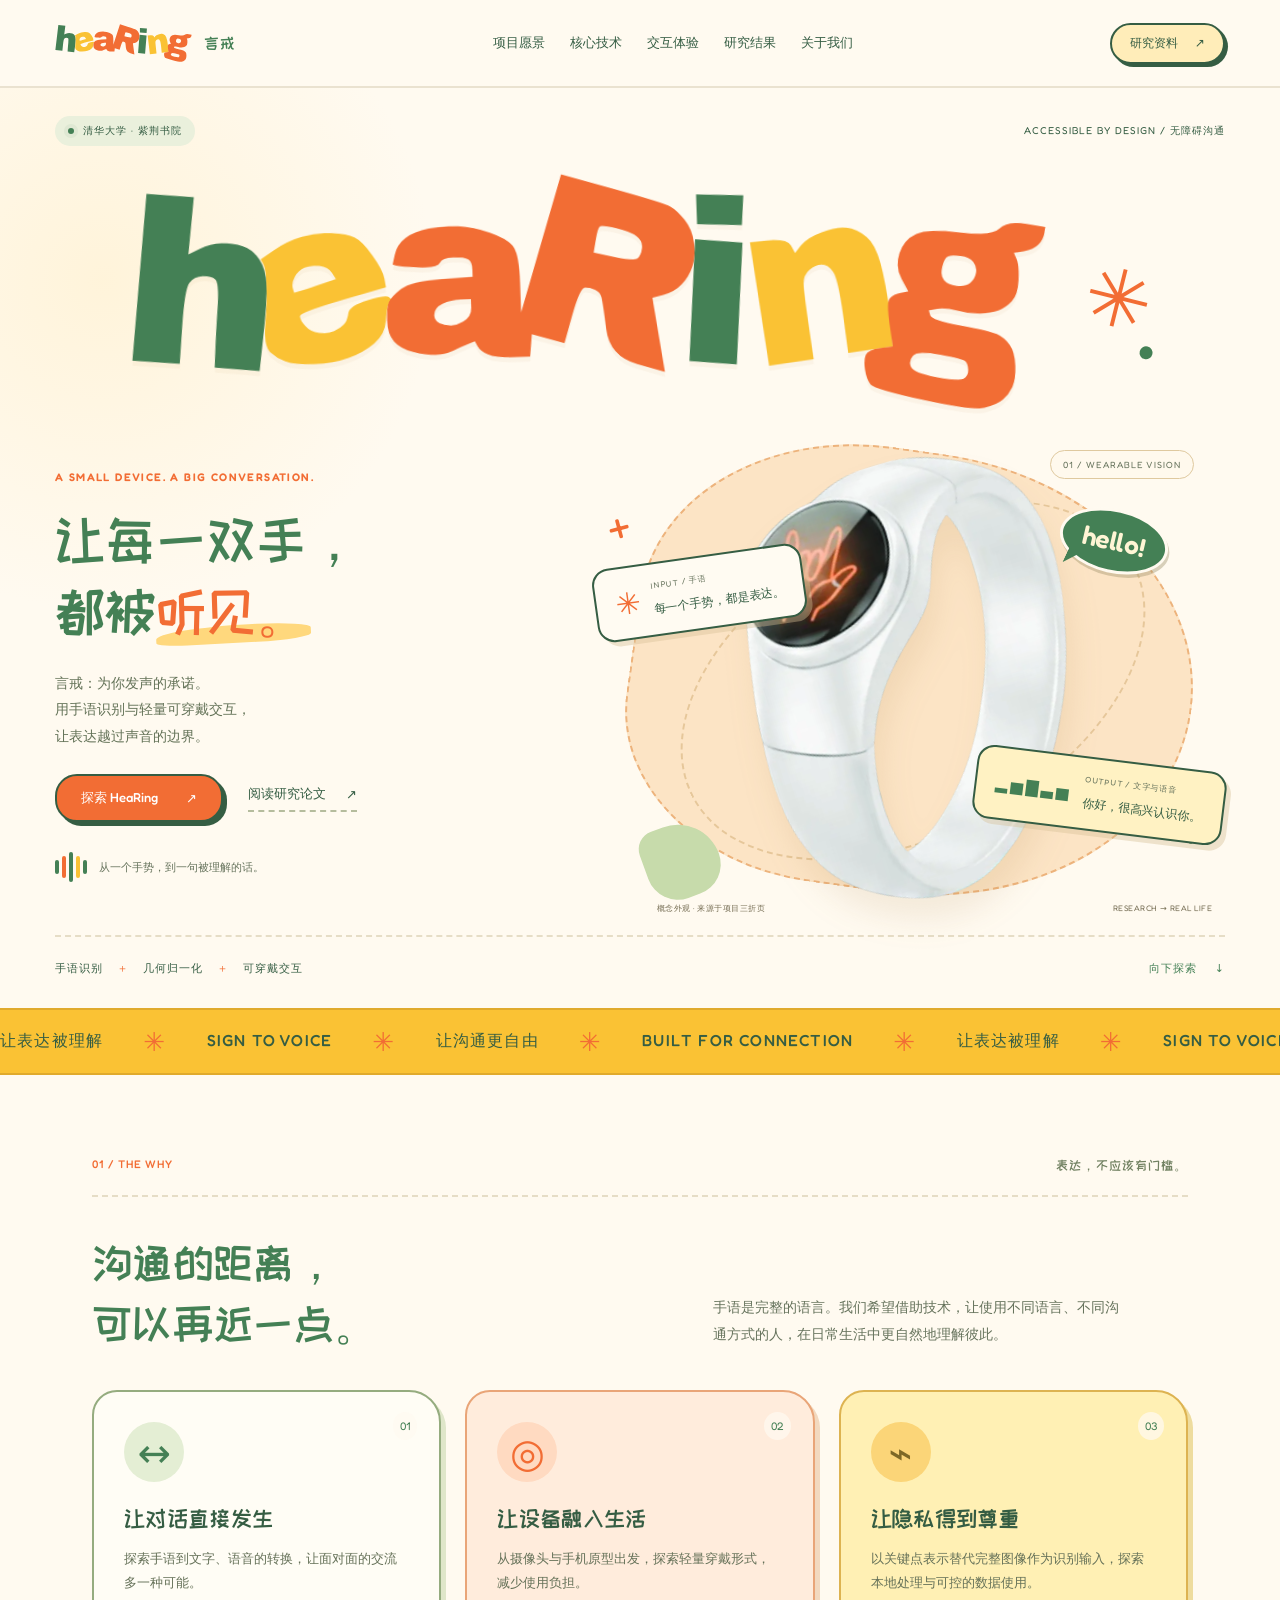
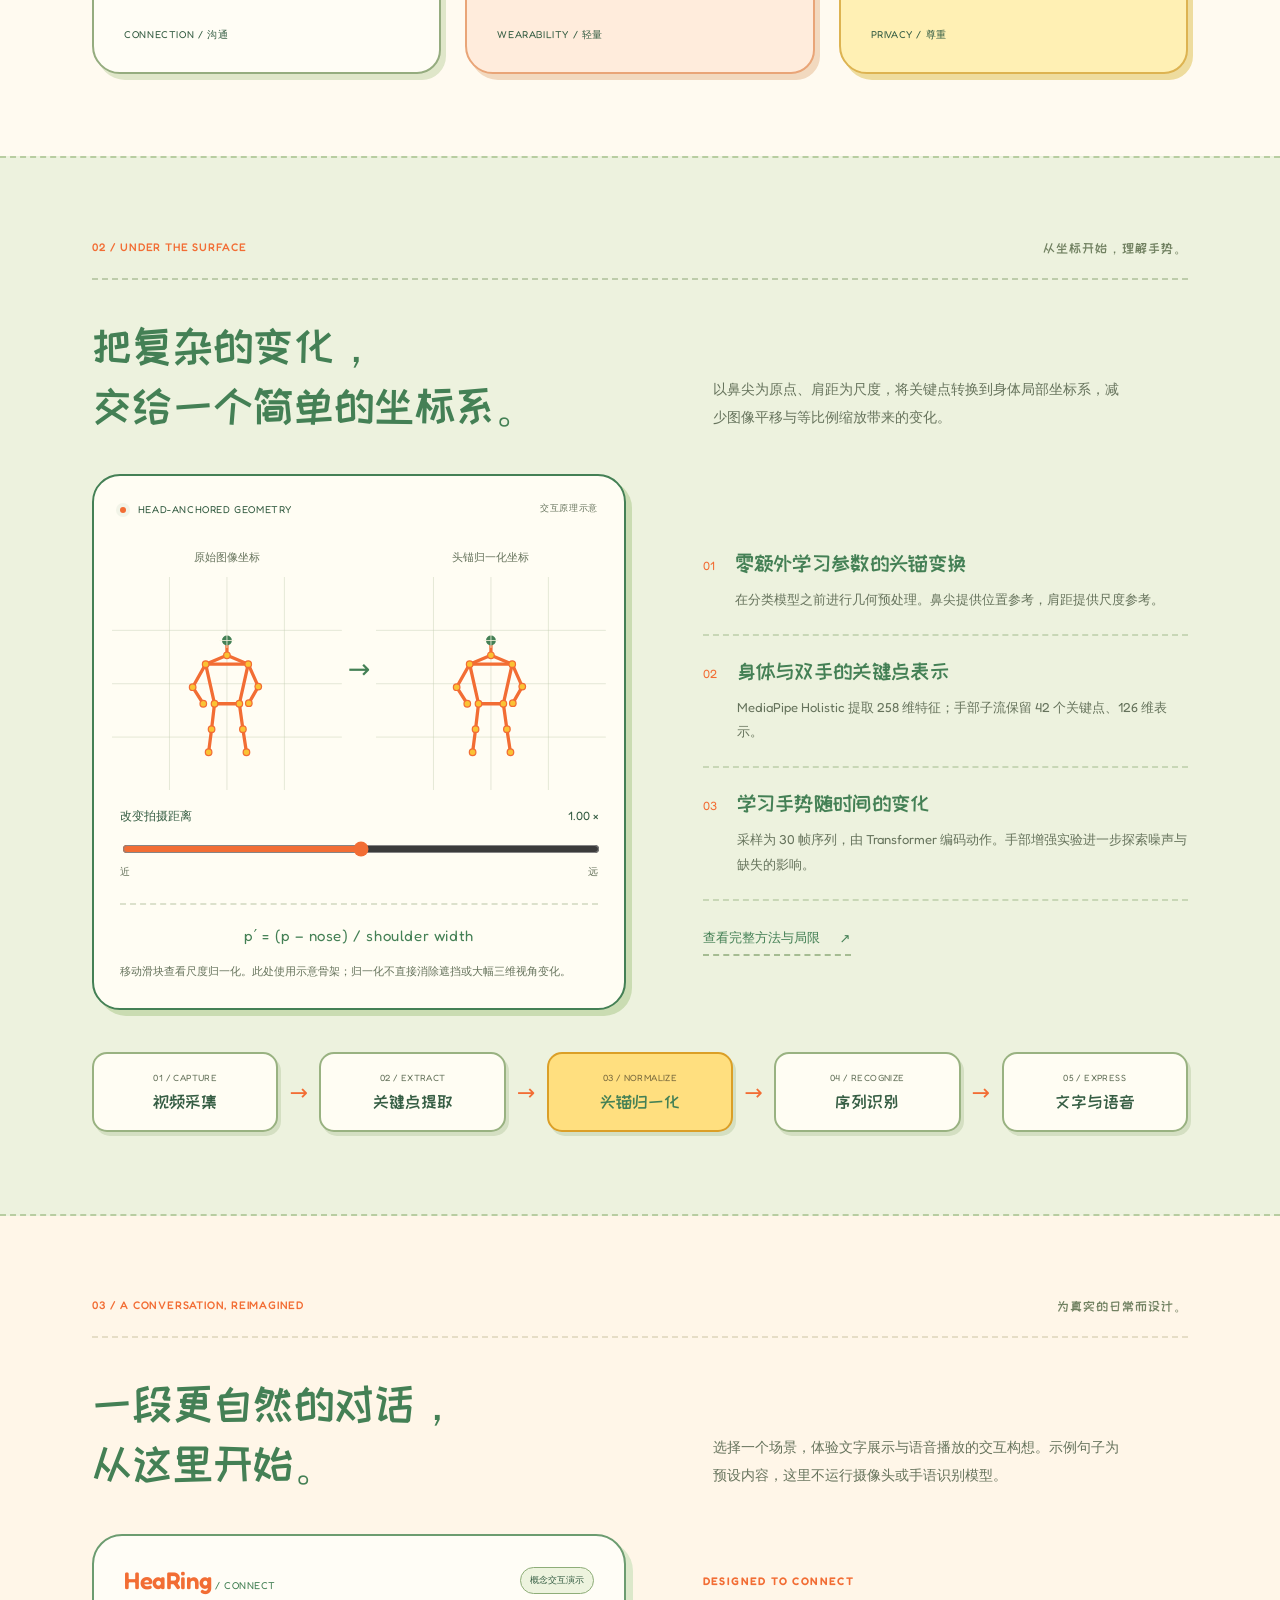
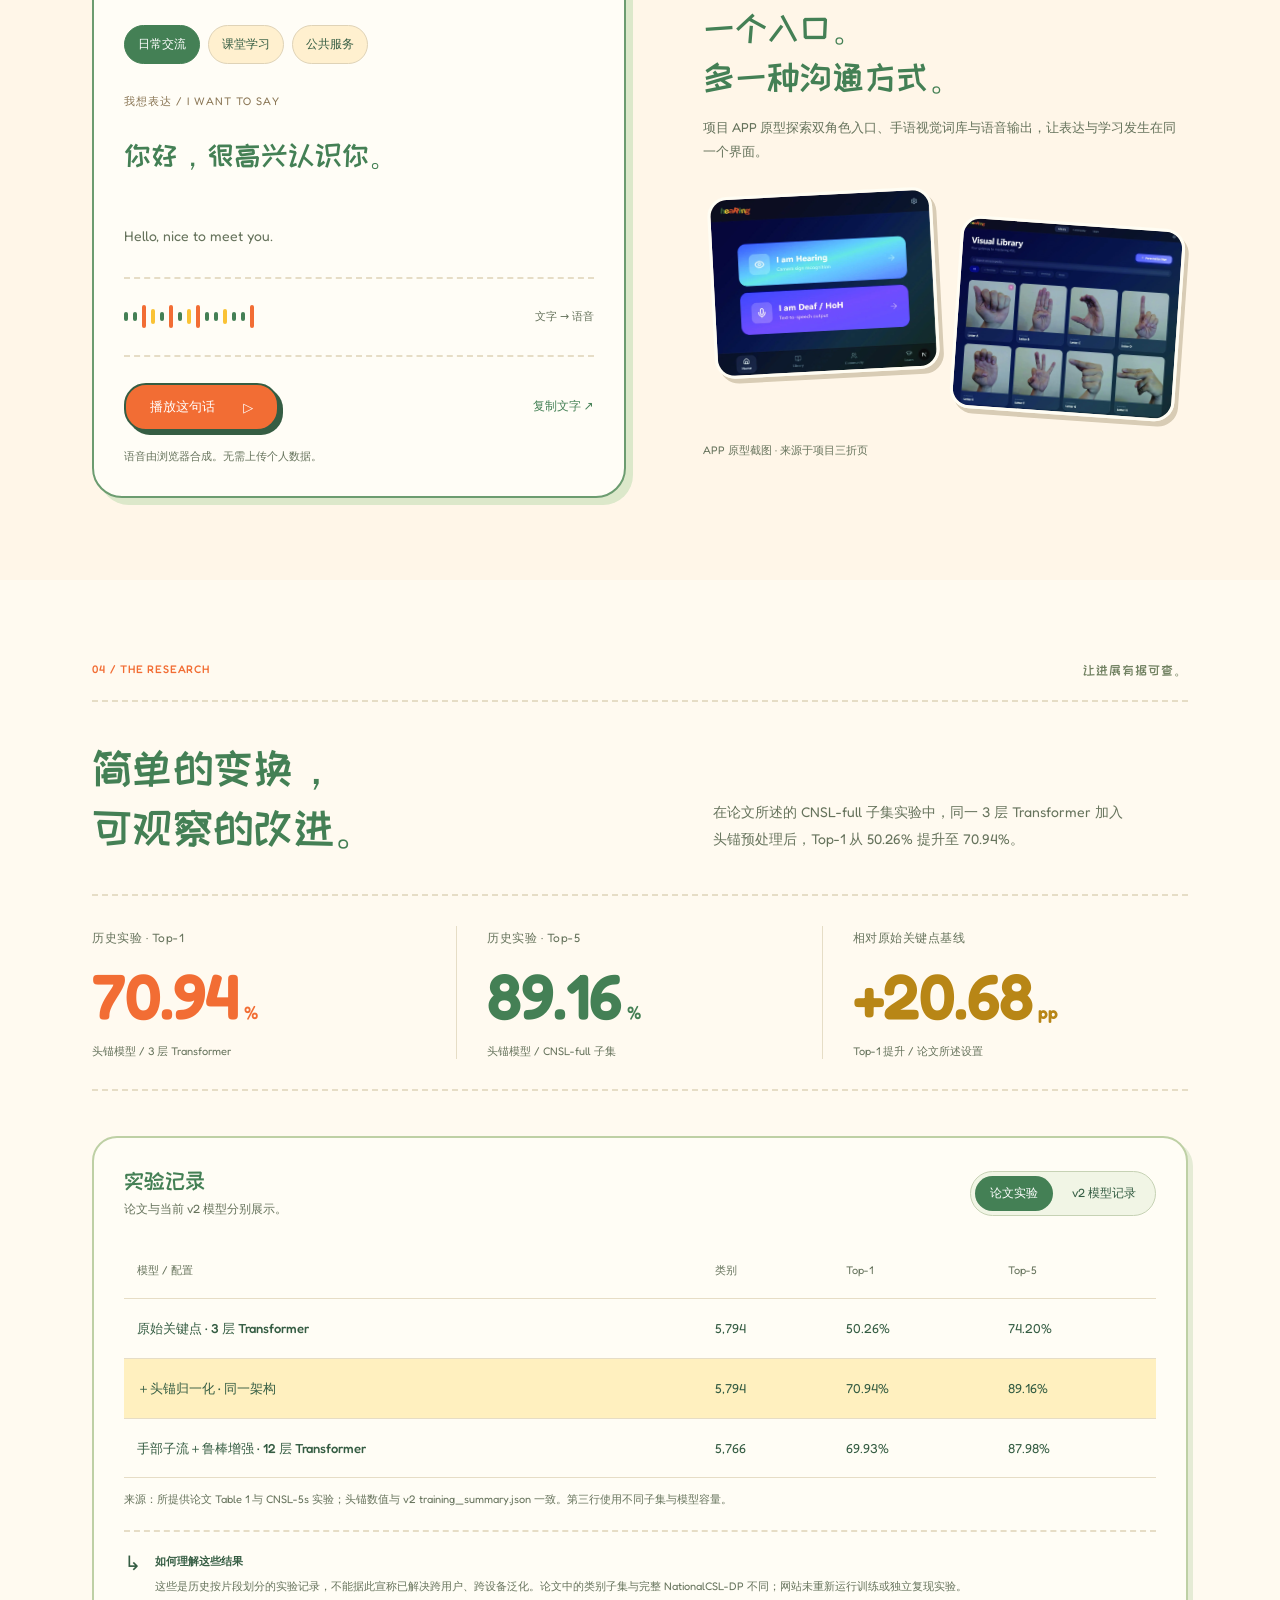
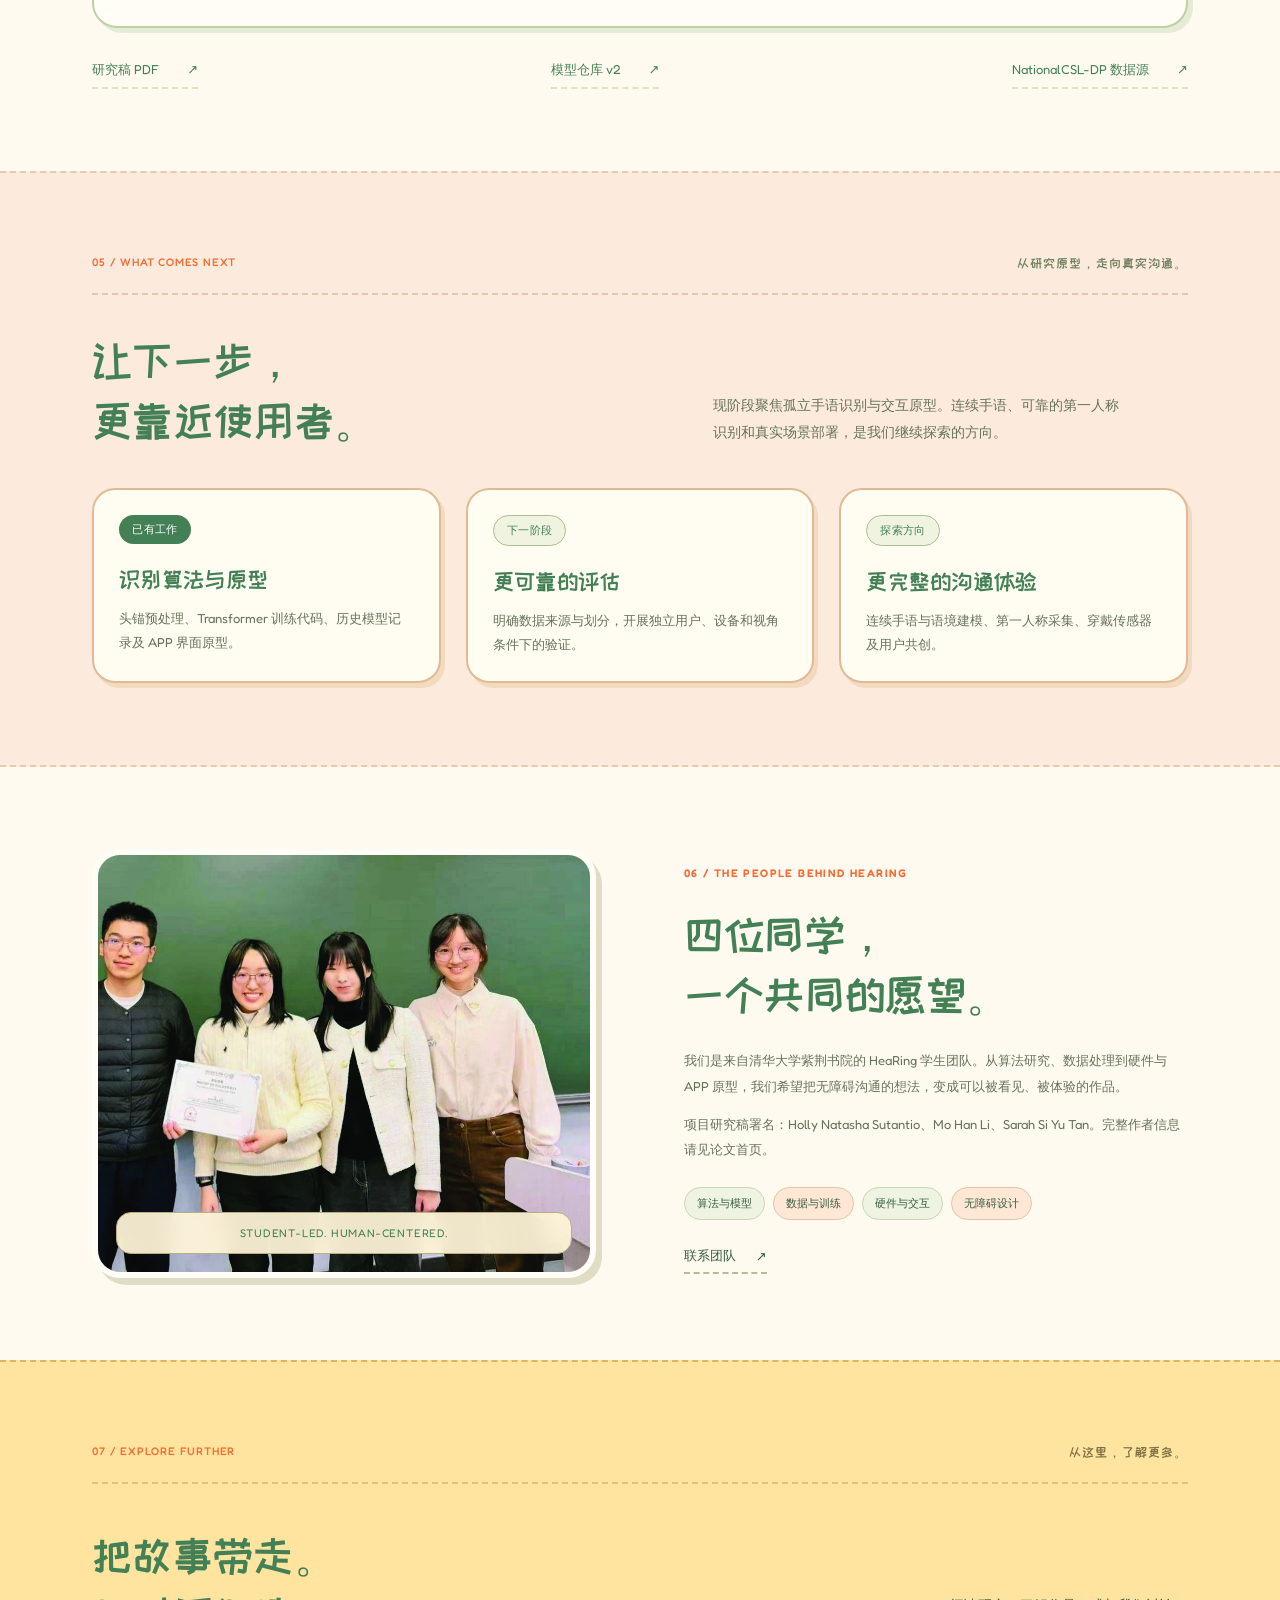
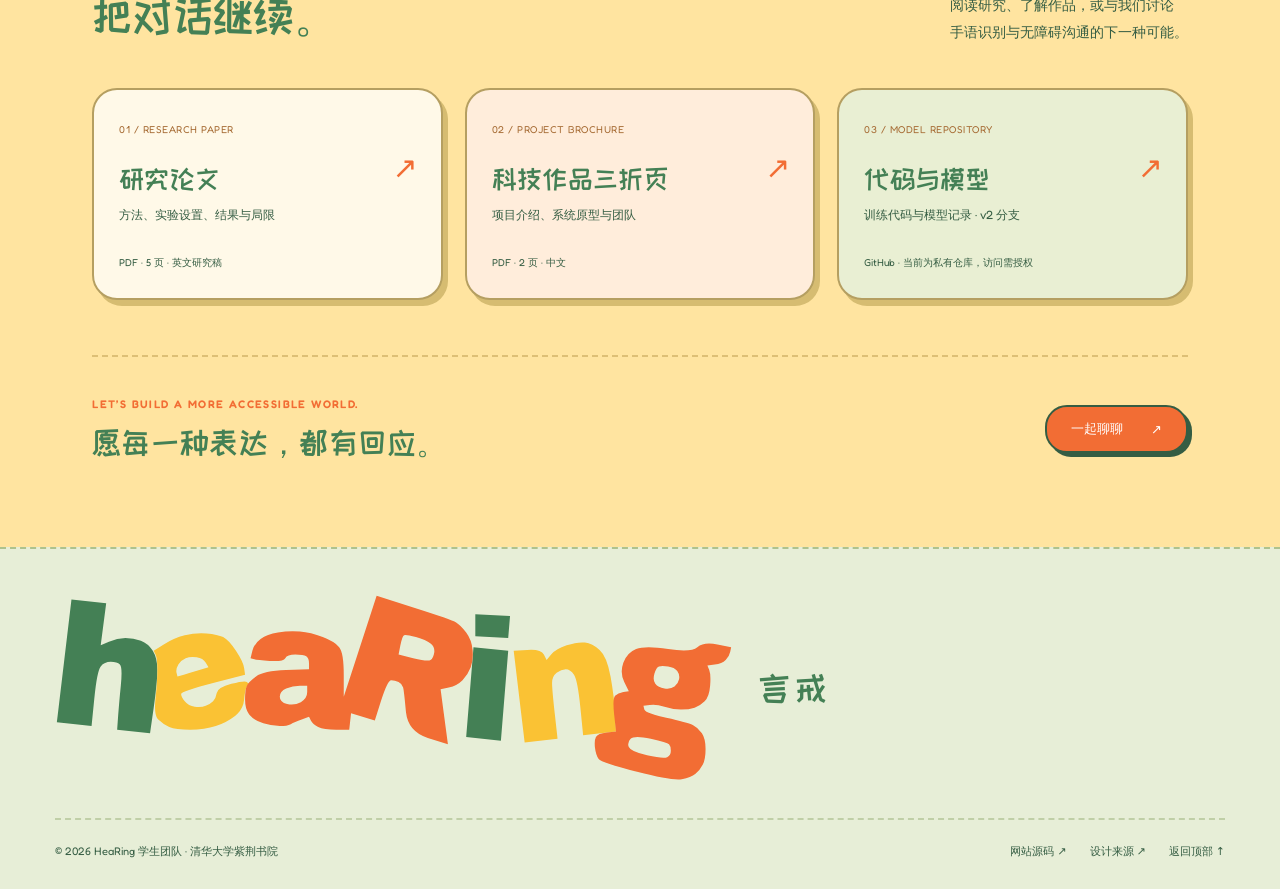
<file: index.html>
<!doctype html>
<html lang="zh-CN">
<head>
  <meta charset="utf-8">
  <meta name="viewport" content="width=device-width, initial-scale=1">
  <meta name="theme-color" content="#fffaf0">
  <meta name="description" content="HeaRing 言戒：为你发声的承诺。清华大学紫荆书院学生团队探索头部锚点手语识别、可穿戴交互与无障碍沟通。了解技术、实验、原型和研究材料。">
  <meta property="og:title" content="HeaRing 言戒 · 让每一双手，都被听见">
  <meta property="og:description" content="从一个手势，到一句被理解的话。探索头部锚点手语识别与可穿戴沟通。">
  <meta property="og:type" content="website">
  <meta property="og:url" content="https://hearing2026.github.io/">
  <meta property="og:image" content="https://hearing2026.github.io/assets/social-card.png">
  <meta name="twitter:card" content="summary_large_image">
  <title>HeaRing 言戒 · 让每一双手，都被听见</title>
  <link rel="canonical" href="https://hearing2026.github.io/">
  <link rel="icon" type="image/svg+xml" href="assets/favicon.svg">
  <link rel="stylesheet" href="styles.css">
  <link rel="stylesheet" href="warm-theme.css">
  <script src="app.js" defer></script>
</head>
<body>
  <a class="skip-link" href="#main">跳至主要内容</a>
  <header class="header">
    <a class="logo" href="#top" aria-label="HeaRing 首页"><img src="assets/hearing-logo.svg" alt="heaRing" width="371" height="102"><span class="logo-cn">言戒</span></a>
    <nav id="navigation" class="nav" aria-label="主导航">
      <a href="#vision">项目愿景</a><a href="#technology">核心技术</a><a href="#experience">交互体验</a><a href="#research">研究结果</a><a href="#team">关于我们</a>
    </nav>
    <a class="nav-cta" href="#resources">研究资料 <span aria-hidden="true">↗</span></a>
    <button class="menu-toggle" aria-expanded="false" aria-controls="navigation" aria-label="打开导航菜单"><span></span><span></span></button>
  </header>
  <main id="main">
    <section class="hero" id="top" aria-labelledby="hero-title">
      <div class="hero-topline"><span><i class="status-dot"></i> 清华大学 · 紫荆书院</span><span>ACCESSIBLE BY DESIGN / 无障碍沟通</span></div>
      <div class="wordmark" aria-hidden="true"><img src="assets/hearing-logo.svg" alt="" width="371" height="102"><span class="wordmark-star">✳</span></div>
      <div class="hero-grid">
        <div class="hero-copy">
          <p class="eyebrow">A SMALL DEVICE. A BIG CONVERSATION.</p>
          <h1 id="hero-title">让每一双手，<br>都被<span class="highlight">听见。</span></h1>
          <p class="hero-description">言戒：为你发声的承诺。<br>用手语识别与轻量可穿戴交互，<br>让表达越过声音的边界。</p>
          <div class="actions"><a class="button dark" href="#experience">探索 HeaRing <span>↗</span></a><a class="text-link" href="resources/hearing-paper.pdf" target="_blank" rel="noopener">阅读研究论文 <span>↗</span></a></div>
          <div class="hero-note"><span class="mini-wave" aria-hidden="true"><i></i><i></i><i></i><i></i><i></i></span><span>从一个手势，到一句被理解的话。</span></div>
        </div>
        <div class="hero-art" aria-label="HeaRing 戒指概念外观及手语到文字的交互示意">
          <div class="orbit orbit-one"></div><div class="orbit orbit-two"></div><span class="art-plus plus-one">+</span><span class="art-plus plus-two">+</span>
          <span class="art-coordinate">01 / WEARABLE VISION</span><span class="hello-sticker" aria-hidden="true">hello!</span>
          <img class="ring" src="assets/ring-concept.webp" alt="三折页中的白色 HeaRing 戒指概念外观，屏幕显示手语图标" width="900" height="900" fetchpriority="high">
          <div class="floating-label label-input"><span class="label-icon">✳</span><div><small>INPUT / 手语</small><strong>每一个手势，都是表达。</strong></div></div>
          <div class="floating-label label-output"><span class="sound-symbol" aria-hidden="true">▂▅▇▃▅</span><div><small>OUTPUT / 文字与语音</small><strong>你好，很高兴认识你。</strong></div></div>
          <div class="art-caption"><span>概念外观 · 来源于项目三折页</span><span>RESEARCH → REAL LIFE</span></div>
        </div>
      </div>
      <div class="hero-bottom"><span>手语识别 <b>＋</b> 几何归一化 <b>＋</b> 可穿戴交互</span><a href="#vision">向下探索 <span>↓</span></a></div>
    </section>
    <div class="ticker" aria-hidden="true"><div>让表达被理解 <span>✳</span> SIGN TO VOICE <span>✳</span> 让沟通更自由 <span>✳</span> BUILT FOR CONNECTION <span>✳</span> 让表达被理解 <span>✳</span> SIGN TO VOICE <span>✳</span> 让沟通更自由 <span>✳</span> BUILT FOR CONNECTION <span>✳</span></div></div>
    <section class="section vision" id="vision" aria-labelledby="vision-title">
      <div class="section-kicker"><span>01 / THE WHY</span><span>表达，不应该有门槛。</span></div>
      <div class="section-heading reveal"><h2 id="vision-title">沟通的距离，<br>可以再近一点。</h2><p>手语是完整的语言。我们希望借助技术，让使用不同语言、不同沟通方式的人，在日常生活中更自然地理解彼此。</p></div>
      <div class="vision-grid">
        <article class="vision-card reveal"><span class="card-number">01</span><div class="line-icon" aria-hidden="true">↔</div><h3>让对话直接发生</h3><p>探索手语到文字、语音的转换，让面对面的交流多一种可能。</p><span class="card-foot">CONNECTION / 沟通</span></article>
        <article class="vision-card reveal"><span class="card-number">02</span><div class="line-icon" aria-hidden="true">◎</div><h3>让设备融入生活</h3><p>从摄像头与手机原型出发，探索轻量穿戴形式，减少使用负担。</p><span class="card-foot">WEARABILITY / 轻量</span></article>
        <article class="vision-card yellow reveal"><span class="card-number">03</span><div class="line-icon" aria-hidden="true">⌁</div><h3>让隐私得到尊重</h3><p>以关键点表示替代完整图像作为识别输入，探索本地处理与可控的数据使用。</p><span class="card-foot">PRIVACY / 尊重</span></article>
      </div>
    </section>
    <section class="technology section" id="technology" aria-labelledby="tech-title">
      <div class="section-kicker"><span>02 / UNDER THE SURFACE</span><span>从坐标开始，理解手势。</span></div>
      <div class="section-heading reveal"><h2 id="tech-title">把复杂的变化，<br>交给一个简单的坐标系。</h2><p>以鼻尖为原点、肩距为尺度，将关键点转换到身体局部坐标系，减少图像平移与等比例缩放带来的变化。</p></div>
      <div class="tech-grid">
        <div class="anchor-panel reveal">
          <div class="panel-title"><span><i class="status-dot"></i> HEAD-ANCHORED GEOMETRY</span><span>交互原理示意</span></div>
          <div class="skeleton-pair"><div><span class="plot-label">原始图像坐标</span><svg id="raw-skeleton" viewBox="0 0 280 260" role="img" aria-label="随距离改变大小的原始关键点骨架"><g class="grid-lines"><path d="M0 65H280M0 130H280M0 195H280M70 0V260M140 0V260M210 0V260"/></g><g id="raw-body"></g></svg></div><span class="pair-arrow" aria-hidden="true">→</span><div><span class="plot-label">头锚归一化坐标</span><svg id="normalized-skeleton" viewBox="0 0 280 260" role="img" aria-label="距离变化后保持相同大小的归一化关键点骨架"><g class="grid-lines"><path d="M0 65H280M0 130H280M0 195H280M70 0V260M140 0V260M210 0V260"/></g><g id="normalized-body"></g></svg></div></div>
          <div class="slider-heading"><label for="distance">改变拍摄距离</label><output id="distance-value" for="distance">1.00 ×</output></div><input type="range" id="distance" min="65" max="135" value="100" aria-describedby="anchor-description"><div class="range-labels"><span>近</span><span>远</span></div>
          <div class="formula">p′ = (p − nose) / shoulder width</div><p id="anchor-description" class="caption">移动滑块查看尺度归一化。此处使用示意骨架；归一化不直接消除遮挡或大幅三维视角变化。</p>
        </div>
        <div class="tech-details">
          <article class="tech-detail reveal"><span>01</span><div><h3>零额外学习参数的头锚变换</h3><p>在分类模型之前进行几何预处理。鼻尖提供位置参考，肩距提供尺度参考。</p></div></article>
          <article class="tech-detail reveal"><span>02</span><div><h3>身体与双手的关键点表示</h3><p>MediaPipe Holistic 提取 258 维特征；手部子流保留 42 个关键点、126 维表示。</p></div></article>
          <article class="tech-detail reveal"><span>03</span><div><h3>学习手势随时间的变化</h3><p>采样为 30 帧序列，由 Transformer 编码动作。手部增强实验进一步探索噪声与缺失的影响。</p></div></article>
          <a class="text-link light" href="resources/hearing-paper.pdf" target="_blank" rel="noopener">查看完整方法与局限 <span>↗</span></a>
        </div>
      </div>
      <div class="pipeline reveal" aria-label="识别流程"><div><span>01 / CAPTURE</span><strong>视频采集</strong></div><b>→</b><div><span>02 / EXTRACT</span><strong>关键点提取</strong></div><b>→</b><div class="pipeline-accent"><span>03 / NORMALIZE</span><strong>头锚归一化</strong></div><b>→</b><div><span>04 / RECOGNIZE</span><strong>序列识别</strong></div><b>→</b><div><span>05 / EXPRESS</span><strong>文字与语音</strong></div></div>
    </section>
    <section class="section experience" id="experience" aria-labelledby="experience-title">
      <div class="section-kicker"><span>03 / A CONVERSATION, REIMAGINED</span><span>为真实的日常而设计。</span></div>
      <div class="section-heading reveal"><h2 id="experience-title">一段更自然的对话，<br>从这里开始。</h2><p>选择一个场景，体验文字展示与语音播放的交互构想。示例句子为预设内容，这里不运行摄像头或手语识别模型。</p></div>
      <div class="experience-grid">
        <div class="conversation reveal">
          <div class="conversation-top"><span class="conversation-logo">HeaRing<span> / CONNECT</span></span><span class="demo-badge">概念交互演示</span></div>
          <div class="scenario-tabs" role="tablist" aria-label="交流场景"><button id="tab-daily" role="tab" aria-controls="scenario-panel" aria-selected="true" tabindex="0" data-scenario="daily">日常交流</button><button id="tab-learning" role="tab" aria-controls="scenario-panel" aria-selected="false" tabindex="-1" data-scenario="learning">课堂学习</button><button id="tab-service" role="tab" aria-controls="scenario-panel" aria-selected="false" tabindex="-1" data-scenario="service">公共服务</button></div>
          <div id="scenario-panel" role="tabpanel" aria-labelledby="tab-daily" tabindex="0"><p class="bubble-label">我想表达 / I WANT TO SAY</p><p id="example-sentence" class="example-sentence">你好，很高兴认识你。</p><p id="example-english" class="example-english" lang="en">Hello, nice to meet you.</p><div class="voice-line"><span class="voice-bars" aria-hidden="true"><i></i><i></i><i></i><i></i><i></i><i></i><i></i><i></i><i></i><i></i><i></i><i></i><i></i><i></i><i></i></span><span>文字 → 语音</span></div></div>
          <div class="conversation-actions"><button class="button dark" id="speak-button"><span id="speak-label">播放这句话</span><span aria-hidden="true">▷</span></button><button class="copy-button" id="copy-sentence" aria-label="复制示例句子">复制文字 ↗</button></div><p id="speech-status" class="caption" role="status">语音由浏览器合成。无需上传个人数据。</p>
        </div>
        <div class="app-showcase reveal"><span class="eyebrow">DESIGNED TO CONNECT</span><h3>一个入口。<br>多一种沟通方式。</h3><p>项目 APP 原型探索双角色入口、手语视觉词库与语音输出，让表达与学习发生在同一个界面。</p><div class="app-images"><img src="assets/app-home.webp" width="939" height="754" alt="项目 APP 原型的双角色入口：I am Hearing 和 I am Deaf / HoH" loading="lazy"><img src="assets/app-library.webp" width="896" height="763" alt="项目 APP 原型的 Visual Library 手语视觉词库" loading="lazy"></div><span class="caption">APP 原型截图 · 来源于项目三折页</span></div>
      </div>
    </section>
    <section class="section research" id="research" aria-labelledby="research-title">
      <div class="section-kicker"><span>04 / THE RESEARCH</span><span>让进展有据可查。</span></div>
      <div class="section-heading reveal"><h2 id="research-title">简单的变换，<br>可观察的改进。</h2><p>在论文所述的 CNSL-full 子集实验中，同一 3 层 Transformer 加入头锚预处理后，Top-1 从 50.26% 提升至 70.94%。</p></div>
      <div class="metrics reveal"><div><span>历史实验 · Top-1</span><strong>70.94<small>%</small></strong><p>头锚模型 / 3 层 Transformer</p></div><div><span>历史实验 · Top-5</span><strong>89.16<small>%</small></strong><p>头锚模型 / CNSL-full 子集</p></div><div><span>相对原始关键点基线</span><strong>+20.68<small>pp</small></strong><p>Top-1 提升 / 论文所述设置</p></div></div>
      <div class="research-data reveal"><div class="data-top"><div><h3>实验记录</h3><p>论文与当前 v2 模型分别展示。</p></div><div class="result-tabs" role="tablist" aria-label="实验记录来源"><button id="tab-paper" role="tab" aria-selected="true" aria-controls="results-panel" data-results="paper">论文实验</button><button id="tab-v2" role="tab" aria-selected="false" tabindex="-1" aria-controls="results-panel" data-results="v2">v2 模型记录</button></div></div>
        <div id="results-panel" role="tabpanel" aria-labelledby="tab-paper" tabindex="0"><div class="table-wrap"><table><caption class="sr-only">模型配置及对应的历史 Top-1 和 Top-5 指标</caption><thead><tr><th scope="col">模型 / 配置</th><th scope="col">类别</th><th scope="col">Top-1</th><th scope="col">Top-5</th></tr></thead><tbody id="results-body"><tr><th scope="row">原始关键点 · 3 层 Transformer</th><td>5,794</td><td>50.26%</td><td>74.20%</td></tr><tr class="featured-row"><th scope="row">＋头锚归一化 · 同一架构</th><td>5,794</td><td>70.94%</td><td>89.16%</td></tr><tr><th scope="row">手部子流＋鲁棒增强 · 12 层 Transformer</th><td>5,766</td><td>69.93%</td><td>87.98%</td></tr></tbody></table></div><p id="results-source" class="caption">来源：所提供论文 Table 1 与 CNSL-5s 实验；头锚数值与 v2 training_summary.json 一致。第三行使用不同子集与模型容量。</p></div>
        <div class="evidence-note"><span aria-hidden="true">↳</span><p><strong>如何理解这些结果</strong>这些是历史按片段划分的实验记录，不能据此宣称已解决跨用户、跨设备泛化。论文中的类别子集与完整 NationalCSL-DP 不同；网站未重新运行训练或独立复现实验。</p></div>
      </div>
      <div class="research-links"><a href="resources/hearing-paper.pdf" target="_blank" rel="noopener">研究稿 PDF <span>↗</span></a><a href="https://github.com/BellaLee2007/HeaRing_Model/tree/v2" target="_blank" rel="noopener">模型仓库 v2 <span>↗</span></a><a href="https://doi.org/10.6084/m9.figshare.27261843.v3" target="_blank" rel="noopener">NationalCSL-DP 数据源 <span>↗</span></a></div>
    </section>
    <section class="section roadmap" aria-labelledby="roadmap-title">
      <div class="section-kicker"><span>05 / WHAT COMES NEXT</span><span>从研究原型，走向真实沟通。</span></div>
      <div class="section-heading reveal"><h2 id="roadmap-title">让下一步，<br>更靠近使用者。</h2><p>现阶段聚焦孤立手语识别与交互原型。连续手语、可靠的第一人称识别和真实场景部署，是我们继续探索的方向。</p></div>
      <div class="roadmap-grid"><article class="reveal"><span class="phase-tag">已有工作</span><h3>识别算法与原型</h3><p>头锚预处理、Transformer 训练代码、历史模型记录及 APP 界面原型。</p></article><article class="reveal"><span class="phase-tag outline">下一阶段</span><h3>更可靠的评估</h3><p>明确数据来源与划分，开展独立用户、设备和视角条件下的验证。</p></article><article class="reveal"><span class="phase-tag outline">探索方向</span><h3>更完整的沟通体验</h3><p>连续手语与语境建模、第一人称采集、穿戴传感器及用户共创。</p></article></div>
    </section>
    <section class="section team" id="team" aria-labelledby="team-title"><div class="team-photo reveal"><img src="assets/team.webp" width="1192" height="824" alt="HeaRing 四位学生团队成员的合影，来自项目宣传三折页" loading="lazy"><span>STUDENT-LED. HUMAN-CENTERED.</span></div><div class="team-copy reveal"><p class="eyebrow">06 / THE PEOPLE BEHIND HEARING</p><h2 id="team-title">四位同学，<br>一个共同的愿望。</h2><p>我们是来自清华大学紫荆书院的 HeaRing 学生团队。从算法研究、数据处理到硬件与 APP 原型，我们希望把无障碍沟通的想法，变成可以被看见、被体验的作品。</p><p>项目研究稿署名：Holly Natasha Sutantio、Mo Han Li、Sarah Si Yu Tan。完整作者信息请见论文首页。</p><div class="team-tags"><span>算法与模型</span><span>数据与训练</span><span>硬件与交互</span><span>无障碍设计</span></div><a class="text-link" href="mailto:li-mh25@tsinghua.edu.cn">联系团队 <span>↗</span></a></div></section>
    <section class="section resources" id="resources" aria-labelledby="resources-title"><div class="section-kicker"><span>07 / EXPLORE FURTHER</span><span>从这里，了解更多。</span></div><div class="resources-heading"><h2 id="resources-title">把故事带走。<br>把对话继续。</h2><p>阅读研究、了解作品，或与我们讨论<br>手语识别与无障碍沟通的下一种可能。</p></div><div class="resource-grid"><a class="resource-card" href="resources/hearing-paper.pdf" target="_blank" rel="noopener"><span>01 / RESEARCH PAPER</span><h3>研究论文</h3><p>方法、实验设置、结果与局限</p><b aria-hidden="true">↗</b><small>PDF · 5 页 · 英文研究稿</small></a><a class="resource-card" href="resources/hearing-brochure.pdf" target="_blank" rel="noopener"><span>02 / PROJECT BROCHURE</span><h3>科技作品三折页</h3><p>项目介绍、系统原型与团队</p><b aria-hidden="true">↗</b><small>PDF · 2 页 · 中文</small></a><a class="resource-card" href="https://github.com/BellaLee2007/HeaRing_Model/tree/v2" target="_blank" rel="noopener"><span>03 / MODEL REPOSITORY</span><h3>代码与模型</h3><p>训练代码与模型记录 · v2 分支</p><b aria-hidden="true">↗</b><small>GitHub · 当前为私有仓库，访问需授权</small></a></div><div class="contact-banner"><div><span class="eyebrow">LET’S BUILD A MORE ACCESSIBLE WORLD.</span><h3>愿每一种表达，都有回应。</h3></div><a class="button dark" href="mailto:li-mh25@tsinghua.edu.cn">一起聊聊 <span>↗</span></a></div></section>
  </main>
  <footer class="footer"><a class="footer-brand" href="#top"><img src="assets/hearing-logo.svg" alt="heaRing" width="371" height="102"><span>言戒</span></a><div class="footer-bottom"><span>© 2026 HeaRing 学生团队 · 清华大学紫荆书院</span><div><a href="https://github.com/heaRing2026/hearing2026.github.io" target="_blank" rel="noopener">网站源码 ↗</a><a href="design-sources.html">设计来源 ↗</a><a href="#top">返回顶部 ↑</a></div></div></footer>
</body>
</html>
</file>
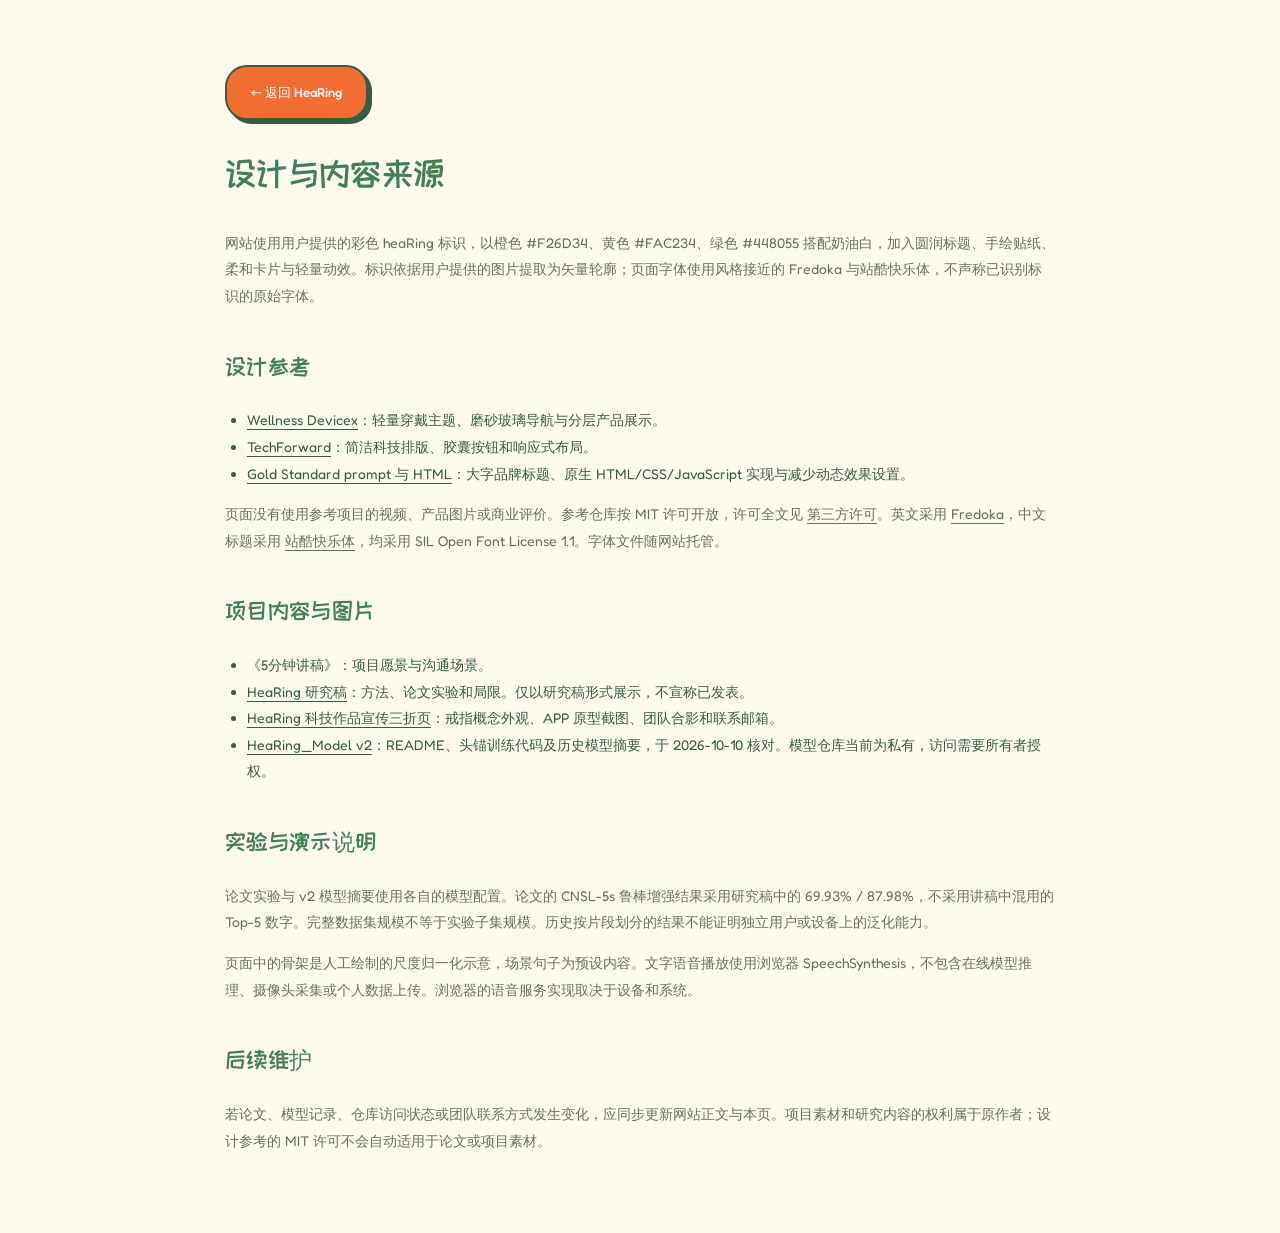
<file: design-sources.html>
<!doctype html><html lang="zh-CN"><head><meta charset="utf-8"><meta name="viewport" content="width=device-width,initial-scale=1"><meta name="robots" content="noindex"><title>设计与内容来源 · HeaRing</title><link rel="icon" href="assets/favicon.svg"><link rel="stylesheet" href="styles.css"><link rel="stylesheet" href="warm-theme.css"></head><body><main class="source-page"><a class="button dark" href="index.html">← 返回 HeaRing</a><h1>设计与内容来源</h1><p>网站使用用户提供的彩色 heaRing 标识，以橙色 #F26D34、黄色 #FAC234、绿色 #448055 搭配奶油白，加入圆润标题、手绘贴纸、柔和卡片与轻量动效。标识依据用户提供的图片提取为矢量轮廓；页面字体使用风格接近的 Fredoka 与站酷快乐体，不声称已识别标识的原始字体。</p><h2>设计参考</h2><ul><li><a href="https://github.com/DexZane/awesome-web-prompts/blob/main/prompts/sections/hero/wellness-devicex/prompt.md" target="_blank" rel="noopener">Wellness Devicex</a>：轻量穿戴主题、磨砂玻璃导航与分层产品展示。</li><li><a href="https://github.com/DexZane/awesome-web-prompts/blob/main/prompts/sections/hero/techforward/prompt.md" target="_blank" rel="noopener">TechForward</a>：简洁科技排版、胶囊按钮和响应式布局。</li><li><a href="https://github.com/DexZane/awesome-web-prompts/tree/main/prompts/pages/portfolio/gold-standard" target="_blank" rel="noopener">Gold Standard prompt 与 HTML</a>：大字品牌标题、原生 HTML/CSS/JavaScript 实现与减少动态效果设置。</li></ul><p>页面没有使用参考项目的视频、产品图片或商业评价。参考仓库按 MIT 许可开放，许可全文见 <a href="THIRD_PARTY_LICENSE.txt">第三方许可</a>。英文采用 <a href="assets/fredoka-OFL.txt">Fredoka</a>，中文标题采用 <a href="assets/zcool-kuaile-OFL.txt">站酷快乐体</a>，均采用 SIL Open Font License 1.1。字体文件随网站托管。</p><h2>项目内容与图片</h2><ul><li>《5分钟讲稿》：项目愿景与沟通场景。</li><li><a href="resources/hearing-paper.pdf">HeaRing 研究稿</a>：方法、论文实验和局限。仅以研究稿形式展示，不宣称已发表。</li><li><a href="resources/hearing-brochure.pdf">HeaRing 科技作品宣传三折页</a>：戒指概念外观、APP 原型截图、团队合影和联系邮箱。</li><li><a href="https://github.com/BellaLee2007/HeaRing_Model/tree/v2" target="_blank" rel="noopener">HeaRing_Model v2</a>：README、头锚训练代码及历史模型摘要，于 2026-10-10 核对。模型仓库当前为私有，访问需要所有者授权。</li></ul><h2>实验与演示说明</h2><p>论文实验与 v2 模型摘要使用各自的模型配置。论文的 CNSL-5s 鲁棒增强结果采用研究稿中的 69.93% / 87.98%，不采用讲稿中混用的 Top-5 数字。完整数据集规模不等于实验子集规模。历史按片段划分的结果不能证明独立用户或设备上的泛化能力。</p><p>页面中的骨架是人工绘制的尺度归一化示意，场景句子为预设内容。文字语音播放使用浏览器 SpeechSynthesis，不包含在线模型推理、摄像头采集或个人数据上传。浏览器的语音服务实现取决于设备和系统。</p><h2>后续维护</h2><p>若论文、模型记录、仓库访问状态或团队联系方式发生变化，应同步更新网站正文与本页。项目素材和研究内容的权利属于原作者；设计参考的 MIT 许可不会自动适用于论文或项目素材。</p></main></body></html>
</file>
<file: styles.css>
@font-face{font-family:Hanken;src:url('assets/hanken-variable.woff2') format('woff2');font-weight:100 900;font-display:swap}
:root{--paper:#f7f6f0;--ink:#253d31;--muted:#657067;--yellow:#efc64d;--line:#d9ddd3;--dark:#233b31;--ease:cubic-bezier(.16,1,.3,1)}
*{box-sizing:border-box}html{scroll-behavior:smooth;scroll-padding-top:96px}body{margin:0;background:var(--paper);color:var(--ink);font-family:Hanken,"Microsoft YaHei","PingFang SC",system-ui,sans-serif;-webkit-font-smoothing:antialiased}a{color:inherit;text-decoration:none}button,input{font:inherit}button,a,input{-webkit-tap-highlight-color:transparent}button{cursor:pointer}button:focus-visible,a:focus-visible,input:focus-visible,[tabindex]:focus-visible{outline:3px solid #b56b12;outline-offset:5px}button{color:inherit}img{display:block;max-width:100%;height:auto}::selection{background:var(--yellow);color:var(--dark)}.sr-only,.skip-link:not(:focus){position:absolute;width:1px;height:1px;margin:-1px;padding:0;overflow:hidden;clip:rect(0,0,0,0);white-space:nowrap;border:0}.skip-link:focus{position:fixed;top:12px;left:12px;z-index:100;background:var(--yellow);padding:14px}.header{position:sticky;top:0;z-index:50;height:86px;display:flex;align-items:center;justify-content:space-between;gap:24px;padding:0 4.3%;background:rgba(247,246,240,.9);backdrop-filter:blur(18px);border-bottom:1px solid rgba(37,61,49,.08)}.logo{display:flex;align-items:center;gap:10px;font-size:24px;font-weight:750;letter-spacing:-1px}.logo-mark{width:32px;height:32px;border:2px solid var(--ink);border-radius:50%;display:grid;place-items:center;font-size:25px;font-weight:650;line-height:1}.logo-cn{font-size:11px;font-weight:500;letter-spacing:2px;display:inline-block;margin-left:9px}.nav{display:flex;gap:26px;font-size:12px}.nav a{position:relative;padding:10px 0}.nav a::after{content:"";position:absolute;bottom:0;left:0;width:0;height:2px;background:var(--ink);transition:width .25s}.nav a:hover::after,.nav a.active::after{width:100%}.nav-cta{font-size:12px;border:1px solid var(--ink);border-radius:28px;padding:12px 19px;white-space:nowrap}.nav-cta span{margin-left:14px}.menu-toggle{display:none}.hero{padding:30px 4.3% 0;overflow:hidden}.hero-topline{display:flex;justify-content:space-between;font-size:10px;letter-spacing:1.3px;align-items:center}.hero-topline>span:first-child{display:flex;gap:9px;align-items:center;letter-spacing:1px}.status-dot{display:inline-block;width:6px;height:6px;border-radius:50%;background:#6a9771;box-shadow:0 0 0 4px #6a977112}.wordmark{font-size:clamp(100px,19.3vw,300px);font-weight:650;letter-spacing:-.085em;line-height:.94;margin:35px 0 6px;position:relative;white-space:nowrap}.wordmark>span:not(.wordmark-star){color:#719779}.wordmark-star{font-size:.39em;color:var(--yellow);display:inline-block;vertical-align:top;margin:15px 0 0 4%;letter-spacing:0}.hero-grid{display:grid;grid-template-columns:1fr 1.2fr;gap:20px;min-height:475px}.hero-copy{padding:40px 0 35px}.eyebrow{font-size:10px;letter-spacing:1.8px;font-weight:600;line-height:1.7}.hero h1{font-size:clamp(36px,3.8vw,62px);font-weight:500;line-height:1.27;letter-spacing:-1.5px;margin:21px 0}.highlight{position:relative;z-index:1}.highlight::after{content:"";position:absolute;z-index:-1;bottom:5px;left:0;right:0;height:15px;background:var(--yellow);transform:rotate(-3deg)}.hero-description{font-size:14px;color:var(--muted);line-height:1.85;margin:0 0 25px}.actions{display:flex;gap:25px;align-items:center;flex-wrap:wrap}.button{border:none;display:inline-flex;align-items:center;justify-content:center;gap:28px;padding:15px 24px;border-radius:40px;font-size:12px;min-height:46px;transition:transform .25s,background .25s}.button:hover{transform:translateY(-3px)}.button.dark{background:var(--ink);color:white}.button.dark:hover{background:#345740}.text-link{font-size:12px;border-bottom:1px solid #adb6ac;padding-bottom:5px;display:inline-flex;align-items:center;gap:20px}.hero-note{display:flex;align-items:center;gap:12px;margin-top:34px;font-size:10px;color:var(--muted)}.mini-wave{display:flex;gap:3px;align-items:center}.mini-wave i{background:#799c7a;width:3px;height:14px;border-radius:3px}.mini-wave i:nth-child(2),.mini-wave i:nth-child(4){height:22px}.mini-wave i:nth-child(3){height:30px}.hero-art{position:relative;display:flex;align-items:center;justify-content:center;min-height:475px;background:radial-gradient(ellipse at 50% 43%,#ebe9d9 0%,#eeeddf88 37%,transparent 68%)}.ring{width:80%;max-width:520px;position:relative;z-index:2;transform:rotate(-17deg);filter:drop-shadow(0 36px 24px #28423119);animation:float 7s ease-in-out infinite}.orbit{position:absolute;border:1px solid #b1bfaa77;width:73%;height:60%;border-radius:50%;transform:rotate(-24deg)}.orbit-two{transform:rotate(35deg);width:87%;height:51%;border-style:dashed;border-color:#b1bfaa55}.art-coordinate{position:absolute;top:18px;right:8px;letter-spacing:1.7px;font-size:9px;color:var(--muted)}.art-plus{position:absolute;font-size:25px;color:#91a18c;font-weight:200}.plus-one{left:10%;top:15%}.plus-two{right:10%;bottom:18%}.floating-label{position:absolute;z-index:3;display:flex;align-items:center;gap:12px;backdrop-filter:blur(20px);background:#ffffffc9;border:1px solid #ffffffe0;box-shadow:0 12px 40px #2037230b;border-radius:13px;padding:17px 19px}.floating-label small{font-size:8px;letter-spacing:1.4px;display:block;color:var(--muted);margin-bottom:6px}.floating-label strong{font-size:11px;font-weight:500}.label-input{left:0;top:22%;transform:rotate(-5deg)}.label-output{right:0;bottom:23%;transform:rotate(4deg)}.label-icon{font-size:28px;color:#bc922e}.sound-symbol{letter-spacing:3px;color:#6d956a}.art-caption{position:absolute;bottom:20px;left:10%;right:0;display:flex;justify-content:space-between;color:var(--muted);font-size:8px;letter-spacing:1px}.hero-bottom{display:flex;justify-content:space-between;align-items:center;font-size:10px;border-top:1px solid var(--line);padding:20px 0;letter-spacing:1px}.hero-bottom b{font-weight:400;padding:0 12px;color:#949e91}.hero-bottom a span{margin-left:14px}.ticker{overflow:hidden;background:var(--yellow);padding:21px 0;font-size:13px;letter-spacing:3px}.ticker>div{white-space:nowrap;display:inline-block;animation:ticker 45s linear infinite}.ticker span{padding:0 35px;font-size:20px;vertical-align:middle}.section{padding:92px 7.2%;scroll-margin-top:20px}.section-kicker{display:flex;justify-content:space-between;padding-bottom:23px;border-bottom:1px solid var(--line);font-size:10px;letter-spacing:1.5px;gap:20px}.section-kicker>span:last-child{letter-spacing:1px;color:var(--muted)}.section-heading{display:grid;grid-template-columns:1.1fr 1fr;gap:10%;align-items:end;margin:42px 0}.section h2{font-size:clamp(29px,3.2vw,48px);font-weight:450;line-height:1.4;letter-spacing:-1.5px;margin:0}.section-heading>p{font-size:13px;line-height:1.95;color:var(--muted);margin:0 0 6px;max-width:410px}.vision-grid{display:grid;grid-template-columns:repeat(3,1fr);gap:18px}.vision-card{position:relative;border:1px solid var(--line);border-radius:8px;padding:28px;transition:transform .4s var(--ease),box-shadow .4s;background:#faf9f5}.vision-card:hover{transform:translateY(-7px);box-shadow:0 18px 35px #263d310b}.vision-card.yellow{background:#f0cb59;border-color:#f0cb59}.card-number{position:absolute;top:30px;right:27px;color:#737e6d;font-size:10px}.line-icon{font-size:40px;height:84px;font-weight:300}.vision-card h3{font-size:19px;font-weight:550;margin:0 0 14px}.vision-card p{font-size:12px;color:#5f6d60;line-height:1.95;min-height:47px;margin-bottom:33px}.card-foot{font-size:9px;letter-spacing:1.7px}.technology{background:var(--dark);color:var(--paper)}.technology .section-kicker{border-color:#536658}.technology .section-kicker>span:last-child,.technology .section-heading>p{color:#c3cec0}.tech-grid{display:grid;grid-template-columns:1.1fr 1fr;gap:7%;margin-top:50px}.anchor-panel{border:1px solid #607263;border-radius:10px;padding:25px;background:#304b3d}.panel-title{display:flex;justify-content:space-between;gap:12px;align-items:center;font-size:8px;letter-spacing:1px}.panel-title .status-dot{background:var(--yellow);margin-right:8px}.panel-title>span:last-child{color:#bdc9bb}.skeleton-pair{display:grid;grid-template-columns:1fr 22px 1fr;gap:6px;align-items:center;margin:30px -8px 18px}.skeleton-pair>div{text-align:center;min-width:0}.plot-label{font-size:9px;color:#c5cfc1}.skeleton-pair svg{width:100%;display:block;margin-top:12px}.grid-lines{stroke:#657964;stroke-width:1;opacity:.3;fill:none}.skeleton-body{fill:none;stroke:#e7be4c;stroke-width:3;stroke-linecap:round;stroke-linejoin:round}.skeleton-node{fill:#f1d478;stroke:#304b3d;stroke-width:1.5}.skeleton-anchor{fill:#f2f4ea;stroke:#f2f4ea;stroke-width:2}.pair-arrow{font-size:20px;color:#acb9a4}.slider-heading{display:flex;justify-content:space-between;font-size:10px;margin-bottom:14px}input[type=range]{width:100%;height:16px;accent-color:var(--yellow);cursor:ew-resize}.range-labels{display:flex;justify-content:space-between;font-size:9px;color:#c4cdbf;margin-top:4px}.formula{border-top:1px solid #607263;margin-top:24px;padding-top:21px;font-size:14px;text-align:center;letter-spacing:.6px}.caption{font-size:10px;line-height:1.85;color:var(--muted)}.anchor-panel .caption{color:#c4cebf;margin:16px 0 0}.tech-details{display:flex;flex-direction:column;justify-content:center}.tech-detail{display:flex;gap:23px;border-bottom:1px solid #536658;padding:23px 0}.tech-detail>span{font-size:10px;color:var(--yellow);padding-top:7px}.tech-detail h3{font-size:17px;font-weight:500;margin:0 0 11px}.tech-detail p{font-size:12px;line-height:1.85;color:#c3cec0;margin:0}.text-link.light{color:#f1d478;margin-top:28px;align-self:flex-start;border-color:#86977c}.pipeline{margin-top:55px;display:grid;grid-template-columns:1fr 25px 1fr 25px 1fr 25px 1fr 25px 1fr;gap:8px;align-items:center}.pipeline>div{border:1px solid #607263;padding:18px 12px;border-radius:5px;text-align:center}.pipeline span{display:block;color:#c4cebf;letter-spacing:.9px;font-size:8px;margin-bottom:9px}.pipeline strong{font-size:12px;font-weight:500}.pipeline>b{text-align:center;font-weight:300;color:#a3b398}.pipeline .pipeline-accent{background:var(--yellow);color:var(--dark);border-color:var(--yellow)}.pipeline-accent span{color:#4d603f}.experience{background:#efeee6}.experience-grid{display:grid;grid-template-columns:1.1fr 1fr;gap:7%;margin-top:50px}.conversation{background:#faf9f5;border:1px solid var(--line);border-radius:15px;padding:30px;box-shadow:0 16px 40px #263d3108}.conversation-top{display:flex;align-items:center;justify-content:space-between;gap:12px}.conversation-logo{font-size:18px;letter-spacing:-.5px;font-weight:650}.conversation-logo>span{font-size:8px;font-weight:400;letter-spacing:1px}.demo-badge{border:1px solid #c8d3bd;border-radius:20px;padding:6px 9px;font-size:8px;white-space:nowrap}.scenario-tabs{display:flex;gap:8px;margin:30px 0}.scenario-tabs button{border:none;border-radius:30px;padding:10px 13px;background:#eeeee6;font-size:11px}.scenario-tabs button[aria-selected=true]{background:var(--ink);color:white}.bubble-label{font-size:9px;letter-spacing:1px;color:var(--muted);margin-bottom:23px}.example-sentence{font-size:25px;line-height:1.6;font-weight:500;min-height:80px;margin:0}.example-english{font-size:12px;color:var(--muted);margin:13px 0 25px;min-height:25px}.voice-line{display:flex;align-items:center;justify-content:space-between;gap:20px;padding:24px 0;border-top:1px solid var(--line);border-bottom:1px solid var(--line);font-size:9px;color:var(--muted)}.voice-bars{display:flex;align-items:center;gap:5px;height:28px}.voice-bars i{display:block;width:3px;background:#76936d;border-radius:4px;height:9px}.voice-bars i:nth-child(3n){height:23px}.voice-bars i:nth-child(4n){height:15px}.is-speaking .voice-bars i{animation:wave .75s infinite alternate}.is-speaking .voice-bars i:nth-child(2n){animation-delay:.3s}.conversation-actions{display:flex;align-items:center;justify-content:space-between;gap:15px;margin:26px 0 15px}.copy-button{padding:12px 0;border:none;background:none;font-size:11px}.conversation>.caption{min-height:19px;margin:0}.app-showcase{display:flex;flex-direction:column;justify-content:center}.app-showcase h3{font-size:29px;line-height:1.5;font-weight:450;margin:13px 0}.app-showcase>p:not(.eyebrow){font-size:12px;line-height:1.9;color:var(--muted);margin:0 0 20px}.app-images{display:grid;grid-template-columns:1fr 1fr;gap:14px;align-items:start}.app-images img{border:1px solid #27384430;border-radius:10px;box-shadow:0 10px 25px #28392d15}.app-images img:nth-child(2){margin-top:30px}.app-showcase>.caption{margin-top:17px}.metrics{display:grid;grid-template-columns:repeat(3,1fr);border-top:1px solid var(--line);border-bottom:1px solid var(--line);padding:30px 0;margin-bottom:45px}.metrics>div{padding:0 30px;border-right:1px solid var(--line)}.metrics>div:first-child{padding-left:0}.metrics>div:last-child{border:0}.metrics span{font-size:10px;letter-spacing:.5px;color:var(--muted)}.metrics strong{display:block;font-size:clamp(35px,5vw,68px);font-weight:450;letter-spacing:-2px;margin:10px 0}.metrics small{font-size:18px;letter-spacing:0;padding-left:5px}.metrics p{font-size:10px;margin:0;color:var(--muted)}.research-data{border:1px solid var(--line);border-radius:10px;padding:30px}.data-top{display:flex;justify-content:space-between;gap:20px;align-items:center;margin-bottom:25px}.data-top h3{font-size:17px;margin:0 0 7px;font-weight:550}.data-top p{font-size:10px;color:var(--muted);margin:0}.result-tabs{display:flex;border:1px solid var(--line);border-radius:30px;padding:4px;gap:3px;white-space:nowrap}.result-tabs button{font-size:10px;border:none;padding:9px 15px;border-radius:25px;background:none}.result-tabs button[aria-selected=true]{background:var(--ink);color:white}.table-wrap{overflow-x:auto}table{width:100%;border-collapse:collapse;font-size:11px;line-height:1.9;text-align:left}th,td{padding:17px 12px;border-bottom:1px solid var(--line);font-variant-numeric:tabular-nums}thead th{font-size:9px;font-weight:400;color:var(--muted)}tbody th{font-weight:500;width:56%}.featured-row{background:#e8ecdF}.evidence-note{display:flex;gap:14px;border-top:1px solid var(--line);padding-top:19px;margin-top:20px}.evidence-note>span{font-size:20px}.evidence-note p{font-size:10px;line-height:1.9;color:var(--muted);margin:0}.evidence-note strong{display:block;color:var(--ink);font-weight:600;margin-bottom:4px}.research-links{display:flex;justify-content:space-between;gap:20px;flex-wrap:wrap;padding-top:25px;font-size:11px}.research-links a{display:flex;gap:28px;padding:8px 0;border-bottom:1px solid var(--line)}.roadmap{background:#e7ebe0}.roadmap-grid{display:grid;grid-template-columns:repeat(3,1fr);gap:30px}.roadmap-grid article{padding:14px 20px 10px 0;border-right:1px solid #c8d2c1}.roadmap-grid article:last-child{border:0}.phase-tag{font-size:9px;letter-spacing:1px;border-radius:20px;padding:7px 13px;display:inline-block;background:var(--ink);color:white}.phase-tag.outline{color:var(--ink);background:none;border:1px solid #a3b29b}.roadmap-grid h3{font-size:18px;font-weight:500;margin:22px 0 13px}.roadmap-grid p{font-size:12px;line-height:1.85;color:var(--muted);margin:0}.team{display:grid;grid-template-columns:1fr 1fr;gap:8%;align-items:center}.team-photo{position:relative;border-radius:8px;overflow:hidden;background:#d6ddcd}.team-photo img{width:100%;aspect-ratio:1.18;object-fit:cover;object-position:center}.team-photo>span{position:absolute;bottom:18px;left:18px;right:18px;border-radius:5px;padding:13px 10px;letter-spacing:1.5px;font-size:9px;background:#ffffffcf;backdrop-filter:blur(10px);text-align:center}.team-copy h2{margin:23px 0}.team-copy>p:not(.eyebrow){font-size:12px;line-height:1.95;color:var(--muted)}.team-tags{display:flex;gap:8px;flex-wrap:wrap;margin:24px 0}.team-tags span{padding:7px 11px;border:1px solid var(--line);border-radius:20px;font-size:9px}.resources{background:var(--yellow)}.resources .section-kicker{border-color:#b19c5466}.resources .section-kicker>span:last-child{color:#52613f}.resources-heading{display:flex;justify-content:space-between;align-items:end;gap:25px;margin:42px 0}.resources-heading p{font-size:12px;line-height:1.95;margin:0}.resource-grid{display:grid;grid-template-columns:repeat(3,1fr);gap:17px}.resource-card{position:relative;display:block;border:1px solid #a18d5366;border-radius:7px;padding:27px 25px;transition:background .25s,transform .25s}.resource-card:hover{background:#f9e8a866;transform:translateY(-4px)}.resource-card>span{font-size:8px;letter-spacing:1.1px}.resource-card h3{font-size:22px;font-weight:500;margin:26px 0 12px}.resource-card p{font-size:10px;margin:0 0 30px}.resource-card b{position:absolute;right:23px;top:58px;font-size:30px;font-weight:350}.resource-card small{font-size:8px;display:block;line-height:1.7}.contact-banner{margin-top:55px;padding-top:35px;border-top:1px solid #b19c5466;display:flex;align-items:center;justify-content:space-between;gap:20px}.contact-banner h3{font-size:25px;font-weight:450;margin:10px 0 0}.footer{padding:54px 4.3% 30px;background:var(--dark);color:var(--paper);overflow:hidden}.footer-brand{font-size:clamp(55px,11vw,160px);font-weight:550;letter-spacing:-.075em;line-height:1}.footer-brand>span{font-size:18px;letter-spacing:5px;margin-left:35px}.footer-bottom{margin-top:43px;padding-top:24px;border-top:1px solid #536658;display:flex;justify-content:space-between;gap:20px;font-size:9px;color:#c1cdba}.footer-bottom>div{display:flex;gap:23px}.reveal{opacity:1;transform:none}.js-motion .reveal{opacity:0;transform:translateY(24px);transition:opacity .8s var(--ease),transform .8s var(--ease)}.js-motion .reveal.visible{opacity:1;transform:none}.source-page{max-width:880px;margin:auto;padding:65px 25px;font-size:14px;line-height:1.9}.source-page h1{font-size:34px;font-weight:500}.source-page h2{font-size:23px;font-weight:550;margin-top:35px}.source-page a{text-decoration:underline;text-underline-offset:4px}.source-page ul{padding-left:22px}.source-page .button{text-decoration:none}.source-page p{color:var(--muted)}
@keyframes float{0%,100%{transform:translateY(0) rotate(-17deg)}50%{transform:translateY(-12px) rotate(-13deg)}}@keyframes ticker{to{transform:translateX(-50%)}}@keyframes wave{to{transform:scaleY(.35)}}
@media(min-width:1600px){.hero,.header{padding-left:max(4.3%,calc((100vw - 1460px)/2));padding-right:max(4.3%,calc((100vw - 1460px)/2))}.section{padding-left:max(7.2%,calc((100vw - 1360px)/2));padding-right:max(7.2%,calc((100vw - 1360px)/2))}.wordmark{font-size:290px}}
@media(max-width:1050px){.nav{gap:17px;font-size:11px}.header{gap:15px}.logo-cn{display:none}.section{padding:75px 5%}.hero-grid{grid-template-columns:1fr 1.05fr}.hero h1{font-size:37px}.hero-art{min-height:440px}.label-input{top:16%;left:0}.label-output{bottom:22%;right:-4px}.floating-label{padding:13px}.tech-grid,.experience-grid{gap:5%;grid-template-columns:1fr 1fr}.panel-title{letter-spacing:.3px}.vision-card{padding:24px 21px}.vision-card h3{font-size:17px}.pipeline{gap:4px;grid-template-columns:1fr 17px 1fr 17px 1fr 17px 1fr 17px 1fr}.pipeline>div{padding:15px 5px}.pipeline span{font-size:7px}.conversation{padding:22px}.conversation-top{flex-wrap:wrap}.example-sentence{font-size:22px}.resource-card{padding:25px 18px}.resource-card h3{font-size:19px}}
@media(max-width:760px){html{scroll-padding-top:80px}.header{height:72px;padding:0 6%;gap:16px}.logo{font-size:22px}.logo-cn{display:inline-block}.nav-cta{margin-left:auto;padding:10px 12px;font-size:10px}.nav-cta span{margin-left:8px}.menu-toggle{display:flex;flex-direction:column;align-items:center;justify-content:center;gap:5px;width:38px;height:38px;background:none;border:1px solid #b9c1b5;border-radius:50%}.menu-toggle span{display:block;width:15px;height:1px;background:var(--ink);transition:transform .2s}.menu-toggle[aria-expanded=true] span:first-child{transform:translateY(3px) rotate(45deg)}.menu-toggle[aria-expanded=true] span:last-child{transform:translateY(-3px) rotate(-45deg)}.nav{display:none;position:absolute;top:72px;left:0;right:0;flex-direction:column;gap:0;background:var(--paper);padding:15px 6% 25px;border-bottom:1px solid var(--line);box-shadow:0 15px 25px #233b3112;font-size:14px}.nav.open{display:flex}.nav a{padding:14px 0}.nav a::after{display:none}.hero{padding:25px 6% 0}.hero-topline{font-size:8px;letter-spacing:.3px}.hero-topline>span:last-child{display:none}.wordmark{font-size:20vw;margin:31px 0 13px;letter-spacing:-.075em}.wordmark-star{margin-top:8px;margin-left:3%}.hero-grid{grid-template-columns:1fr;gap:0}.hero-copy{padding:25px 0 15px}.hero h1{font-size:38px;margin:18px 0}.hero-description{font-size:12px;line-height:1.9}.eyebrow{font-size:8px;letter-spacing:1.2px}.hero-description br:last-of-type{display:none}.hero-note{margin-top:22px}.hero-art{min-height:380px;margin:0 -12px}.ring{width:74%;max-width:340px}.orbit{height:63%}.orbit-two{height:51%}.art-coordinate{top:10px;right:12px;font-size:7px}.floating-label{padding:12px;border-radius:10px;gap:8px}.floating-label strong{font-size:9px}.floating-label small{font-size:7px}.label-input{top:16%;left:4%}.label-output{right:3%;bottom:17%}.label-icon{font-size:22px}.sound-symbol{letter-spacing:1px;font-size:12px}.art-caption{left:5%;right:5%;font-size:7px;bottom:13px}.art-caption>span:last-child{display:none}.hero-bottom{font-size:8px;padding:19px 0}.hero-bottom b{padding:0 3px}.hero-bottom a{white-space:nowrap}.ticker{padding:15px 0;font-size:10px;letter-spacing:2px}.ticker span{padding:0 20px;font-size:15px}.section{padding:60px 6%}.section-kicker{font-size:8px;letter-spacing:1px;align-items:center;padding-bottom:18px}.section-kicker>span:last-child{font-size:8px;text-align:right;letter-spacing:.3px}.section-heading{grid-template-columns:1fr;gap:22px;margin:30px 0}.section h2{font-size:30px;letter-spacing:-.8px;line-height:1.43}.section-heading>p{font-size:12px;max-width:none}.vision-grid{grid-template-columns:1fr;gap:12px}.vision-card{padding:25px;display:grid;grid-template-columns:53px 1fr;column-gap:16px}.vision-card .line-icon{grid-row:1/4;height:auto;font-size:35px}.vision-card h3{font-size:17px;margin:0 0 12px}.vision-card p{min-height:0;margin:0 0 20px;font-size:11px}.card-foot{grid-column:2;font-size:8px}.card-number{right:20px;top:25px}.tech-grid,.experience-grid{grid-template-columns:1fr;gap:30px;margin-top:30px}.anchor-panel{padding:21px}.panel-title{font-size:7px}.skeleton-pair{margin:28px -8px 15px}.formula{font-size:12px}.tech-detail{padding:20px 0}.tech-detail h3{font-size:16px}.tech-detail p{font-size:11px}.pipeline{margin-top:33px;grid-template-columns:1fr;gap:9px}.pipeline>div{display:flex;justify-content:space-between;align-items:center;text-align:left;padding:13px 17px}.pipeline span{margin:0;font-size:8px}.pipeline strong{font-size:11px}.pipeline>b{font-size:15px;line-height:1;transform:rotate(90deg)}.conversation{padding:22px}.conversation-top{flex-wrap:nowrap}.conversation-logo{font-size:17px}.conversation-logo>span{font-size:7px}.demo-badge{font-size:7px}.scenario-tabs{margin:25px 0}.scenario-tabs button{font-size:10px;padding:10px 12px}.example-sentence{font-size:24px}.example-english{font-size:11px}.conversation-actions{gap:8px}.conversation-actions .button{gap:17px;padding:13px 20px}.app-showcase h3{font-size:25px;margin-top:8px}.app-images{gap:14px}.metrics{gap:12px;padding:22px 0;margin-bottom:30px}.metrics>div{padding:0 12px 0 0}.metrics span{font-size:8px;line-height:1.7;display:block}.metrics strong{font-size:31px;letter-spacing:-1.5px;white-space:nowrap;margin:13px 0}.metrics small{font-size:10px;padding-left:2px}.metrics p{font-size:8px;line-height:1.8}.research-data{padding:20px 16px}.data-top{align-items:flex-start;flex-direction:column;gap:18px}.result-tabs{padding:3px}.result-tabs button{font-size:10px;padding:9px 16px}table{font-size:10px;min-width:440px}th,td{padding:15px 10px}.research-links{display:grid;grid-template-columns:1fr;gap:7px;font-size:11px;padding-top:20px}.research-links a{justify-content:space-between;padding:14px 0}.roadmap-grid{grid-template-columns:1fr;gap:22px}.roadmap-grid article{border-right:none;border-bottom:1px solid #c8d2c1;padding:10px 0 22px}.roadmap-grid article:last-child{padding-bottom:0}.roadmap-grid h3{font-size:17px;margin-top:17px}.roadmap-grid p{font-size:11px}.team{grid-template-columns:1fr;gap:30px}.team-photo img{aspect-ratio:1.25}.team-copy h2{margin:15px 0 21px}.team-copy>p:not(.eyebrow){font-size:11px}.resources-heading{align-items:flex-start;flex-direction:column;gap:22px;margin:30px 0}.resources-heading p{font-size:11px}.resource-grid{grid-template-columns:1fr;gap:12px}.resource-card{padding:23px}.resource-card h3{font-size:22px;margin:18px 0 11px}.resource-card p{margin-bottom:23px;font-size:11px}.resource-card small{font-size:9px}.contact-banner{flex-direction:column;align-items:flex-start;gap:26px;margin-top:37px;padding-top:30px}.contact-banner h3{font-size:23px;line-height:1.6}.footer{padding:40px 6% 26px}.footer-brand{font-size:19vw}.footer-brand>span{font-size:12px;margin-left:18px;letter-spacing:3px}.footer-bottom{flex-direction:column;font-size:8px;margin-top:30px;padding-top:19px}.footer-bottom>div{justify-content:space-between;gap:15px}.source-page{padding:45px 6%}.source-page h1{font-size:28px}}
@media(max-width:360px){.logo-cn{display:none}.hero h1{font-size:34px}.hero-bottom>span{letter-spacing:0}.hero-bottom a span{margin-left:7px}.metrics strong{font-size:27px}.conversation-top{flex-wrap:wrap}.wordmark-star{margin-left:1%}}
@media(prefers-reduced-motion:reduce){html{scroll-behavior:auto}*,*::before,*::after{animation:none!important;transition:none!important}.js-motion .reveal{opacity:1;transform:none}}
</file>
<file: warm-theme.css>
@font-face{font-family:Fredoka;src:url('assets/fredoka.woff2') format('woff2');font-weight:400 700;font-display:swap}
@font-face{font-family:HappyChinese;src:url('assets/zcool-kuaile.woff2') format('woff2');font-weight:400;font-display:swap}
:root{--paper:#fffaf0;--ink:#355d43;--muted:#66735c;--yellow:#fac234;--orange:#f26d34;--green:#448055;--line:#e6ddc6;--dark:#448055}
body{font-family:Fredoka,"Microsoft YaHei","PingFang SC",system-ui,sans-serif;background:var(--paper)}
h1,h2,h3{font-family:Fredoka,HappyChinese,"Microsoft YaHei",sans-serif!important;font-weight:400!important;letter-spacing:.3px!important}
.header{background:#fffaf0ed;border-bottom:2px solid #eae2d0;height:88px;backdrop-filter:blur(15px)}
.logo{gap:9px;letter-spacing:0}.logo img{width:137px;height:auto}.logo-cn{font-family:HappyChinese,sans-serif;font-size:16px;letter-spacing:1px;margin-left:3px;color:var(--green)}
.nav{font-size:13px;gap:25px}.nav a:hover{color:var(--orange)}.nav a::after{background:var(--orange);height:3px;border-radius:3px}
.nav-cta{font-size:12px;background:#ffedb9;border:2px solid var(--ink);box-shadow:3px 3px 0 var(--ink);padding:10px 18px;transition:transform .2s,box-shadow .2s}.nav-cta:hover{transform:translate(2px,2px);box-shadow:1px 1px 0 var(--ink)}
.hero{position:relative;padding-top:28px;background:radial-gradient(circle at 8% 21%,#ffeab966 0,transparent 24%)}
.hero-topline{font-size:10px;letter-spacing:1px}.hero-topline>span:first-child{padding:8px 13px;background:#eaf0dc;border-radius:25px}.status-dot{background:var(--green);box-shadow:0 0 0 4px #44805512}
.wordmark{display:flex;align-items:center;justify-content:center;gap:35px;margin:25px 0 18px;line-height:1;white-space:normal;font-size:unset;letter-spacing:0;width:100%}
.wordmark img{width:min(72vw,975px);height:auto;transform:rotate(-2deg);filter:drop-shadow(0 5px 0 #d1a97415)}
.wordmark-star{margin:0;font-size:80px;color:var(--orange);transform:rotate(14deg);position:relative}.wordmark-star::after{content:"";position:absolute;width:13px;height:13px;background:var(--green);border-radius:50%;right:-13px;bottom:-13px}
.hero-grid{min-height:450px;gap:25px}.hero-copy{padding-top:15px}.eyebrow{font-size:11px;letter-spacing:1.4px;color:var(--orange)}
.hero h1{font-size:clamp(42px,4.25vw,66px);line-height:1.32;margin-top:18px;color:var(--green)}
.highlight{color:var(--orange)}.highlight::after{height:18px;bottom:2px;border-radius:60% 35% 35% 20%;background:#ffd87d;transform:rotate(-3deg)}
.hero-description{font-size:14px;color:#637257;line-height:1.9}.button{font-size:13px;font-weight:500;border:2px solid var(--ink);padding:13px 24px;box-shadow:4px 4px 0 var(--ink);border-radius:22px;transition:transform .2s,box-shadow .2s,background .2s}
.button.dark{background:var(--orange);color:#fff;border-color:var(--ink)}.button.dark:hover{background:#e95f26;transform:translate(2px,2px);box-shadow:2px 2px 0 var(--ink)}.text-link{font-size:13px;color:var(--ink);border-bottom:2px dashed #b5bc9d;padding-bottom:7px}.text-link:hover{color:var(--orange)}
.hero-note{font-size:11px;margin-top:30px}.mini-wave i{background:var(--green);width:4px}.mini-wave i:nth-child(2){background:var(--orange)}.mini-wave i:nth-child(4){background:var(--yellow)}
.hero-art{min-height:450px;background:none;isolation:isolate}.hero-art::before{content:"";position:absolute;inset:2% 5% 5%;z-index:-1;background:#fce4c5;border:2px dashed #edb37c;border-radius:45% 55% 55% 40%;transform:rotate(8deg)}
.hero-art::after{content:"";position:absolute;width:75px;height:75px;background:#c7dbab;z-index:-1;left:7%;bottom:4%;border-radius:30% 70% 50% 50%;transform:rotate(-20deg)}
.ring{width:76%;max-width:455px;filter:drop-shadow(0 23px 15px #986e2b1c)}.orbit{border:2px dashed #cfaa7080;width:80%;height:65%;transform:rotate(-28deg)}.orbit-two{display:none}.art-plus{color:var(--orange);font-size:42px;font-family:Fredoka,sans-serif}.plus-one{left:1%;top:12%;transform:rotate(-15deg)}.plus-two{right:3%;bottom:13%;color:var(--green);transform:rotate(15deg)}
.art-coordinate{font-size:9px;padding:8px 12px;border-radius:20px;background:#fff9ed;right:5%;top:8px;border:1px solid #dfc99f;letter-spacing:1px}.floating-label{background:#fffbf2;border:2px solid var(--ink);border-radius:17px;box-shadow:5px 5px 0 #d5be9466;padding:16px 19px;backdrop-filter:none}.floating-label strong{font-size:12px}.floating-label small{font-size:8px;letter-spacing:.8px}.label-input{top:24%;left:-1%;transform:rotate(-8deg)}.label-output{bottom:18%;right:0;transform:rotate(7deg);background:#fff2c3}.label-icon{color:var(--orange);font-size:30px}.sound-symbol{color:var(--green)}.art-caption{left:9%;right:2%;bottom:3px;color:#766e54;font-size:8px;letter-spacing:.5px}
.hello-sticker{position:absolute;z-index:4;right:9%;top:14%;transform:rotate(13deg);font:600 26px Fredoka,sans-serif;line-height:1;background:var(--green);color:#fff5d5;border-radius:50%;padding:16px 20px;border:3px solid #fffaf0;box-shadow:2px 3px 0 #9b8f6866}.hello-sticker::after{content:"";position:absolute;bottom:-5px;left:8px;width:13px;height:17px;background:var(--green);clip-path:polygon(0 0,100% 0,0 100%);transform:rotate(12deg)}
.hero-bottom{font-size:11px;border-top:2px dashed var(--line);margin-top:18px;padding:24px 0}.hero-bottom b{color:var(--orange);padding:0 10px}.hero-bottom a{color:var(--green)}
.ticker{background:#fac234;border-top:2px solid #e0aa2c;border-bottom:2px solid #e0aa2c;padding:16px 0;font-size:16px;font-weight:500;letter-spacing:1.2px;transform:rotate(-1deg);margin:8px -2px 0}.ticker span{color:var(--orange);font-size:26px}
.section{padding-top:82px;padding-bottom:82px}.section-kicker{font-size:11px;letter-spacing:.8px;border-bottom:2px dashed var(--line);padding-bottom:20px}.section-kicker>span:first-child{color:var(--orange);font-weight:500}.section-kicker>span:last-child{font-family:HappyChinese,sans-serif;font-size:13px;letter-spacing:1px;color:#718161}
.section-heading{margin:36px 0;gap:9%}.section h2{font-size:clamp(34px,3.4vw,51px);line-height:1.38;color:var(--green)}.section-heading>p{font-size:14px;line-height:1.95;color:var(--muted)}
.vision-grid{gap:24px}.vision-card{background:#fffdf5;border:2px solid #95ac7f;border-radius:25px 32px 24px 28px;padding:30px;box-shadow:5px 6px 0 #dfe6c9}.vision-card:nth-child(2){background:#ffecdc;border-color:#e9a578;box-shadow:5px 6px 0 #f2d9bf;transform:rotate(1deg)}.vision-card.yellow{background:#fff0b4;border-color:#ddb351;box-shadow:5px 6px 0 #eedc9e;transform:rotate(-1deg)}.vision-card:hover{transform:rotate(-1deg) translateY(-5px);box-shadow:7px 9px 0 #d7dfba}.card-number{font-size:11px;color:var(--green);background:#fffaf0bd;border-radius:50%;padding:7px;top:20px;right:22px}.line-icon{display:flex;align-items:center;justify-content:center;width:60px;height:60px;border-radius:50%;background:#e4eed4;font-size:40px;margin-bottom:23px;color:var(--green)}.vision-card:nth-child(2) .line-icon{background:#ffdac1;color:var(--orange)}.vision-card.yellow .line-icon{background:#fbd578;color:#7d6826}.vision-card h3{font-size:23px}.vision-card p{font-size:13px;color:#657158;line-height:1.9;margin-bottom:27px}.card-foot{font-size:10px;letter-spacing:.6px}
.technology{background:#edf2de;color:var(--ink);position:relative;border-top:2px dashed #b8cda1;border-bottom:2px dashed #b8cda1}.technology .section-kicker{border-color:#bdccaa}.technology .section-kicker>span:last-child{color:#718161}.technology .section-heading>p{color:var(--muted)}.tech-grid{margin-top:38px}.anchor-panel{background:#fffdf3;border:2px solid var(--green);border-radius:28px;box-shadow:6px 6px 0 #cadcb2;padding:26px}.panel-title{font-size:10px;letter-spacing:.6px}.panel-title>span:last-child{color:var(--muted);font-size:9px}.panel-title .status-dot{background:var(--orange)}.plot-label{font-size:11px;color:var(--muted)}.grid-lines{stroke:#c4cdb4;opacity:.55}.skeleton-body{stroke:var(--orange);stroke-width:4}.skeleton-node{fill:var(--yellow);stroke:var(--orange);stroke-width:1.5}.skeleton-anchor{fill:var(--green);stroke:var(--green)}.pair-arrow{color:var(--green);font-size:27px}.slider-heading{font-size:12px}.range-labels{color:var(--muted);font-size:10px}input[type=range]{accent-color:var(--orange)}.formula{border-top:2px dashed #dce1cc;color:var(--green);font-size:15px}.anchor-panel .caption{color:var(--muted);font-size:11px}.tech-detail{border-bottom:2px dashed #c8d7b6;gap:20px}.tech-detail>span{color:var(--orange);font-size:12px}.tech-detail h3{font-size:21px;color:var(--green)}.tech-detail p{color:var(--muted);font-size:13px}.text-link.light{color:var(--green);border-color:#a5bc92}.pipeline{margin-top:42px}.pipeline>div{border:2px solid #99b281;border-radius:15px;background:#fffdf3;padding:18px 10px;box-shadow:3px 4px 0 #d4dfc2}.pipeline span{color:var(--muted);letter-spacing:.4px;font-size:9px}.pipeline strong{font-family:HappyChinese,sans-serif;font-size:17px;font-weight:400}.pipeline>b{color:var(--orange);font-size:22px}.pipeline .pipeline-accent{border-color:#db9f27;background:#ffdf7f}.pipeline-accent span{color:#7a6b3f}
.experience{background:#fff6e8}.experience-grid{margin-top:40px}.conversation{border:2px solid #6c9c70;border-radius:30px;background:#fffdf6;box-shadow:7px 7px 0 #dce8ca;padding:30px}.conversation-logo{color:var(--orange);font-size:24px;font-weight:600}.conversation-logo>span{font-size:10px;color:var(--green);letter-spacing:.5px}.demo-badge{border:1px solid #8ead78;background:#edf3de;font-size:9px}.scenario-tabs{gap:8px}.scenario-tabs button{font-size:12px;border:1px solid #dfd3b7;background:#fff0cf}.scenario-tabs button[aria-selected=true]{background:var(--green);border-color:var(--green)}.bubble-label{font-size:11px;color:#8b7756}.example-sentence{font-family:HappyChinese,sans-serif;font-size:29px;color:var(--green);min-height:82px}.example-english{font-size:14px}.voice-line{border-top:2px dashed var(--line);border-bottom:2px dashed var(--line);font-size:11px}.voice-bars i{background:var(--green);width:4px}.voice-bars i:nth-child(3n){background:var(--orange)}.voice-bars i:nth-child(4n){background:var(--yellow)}.copy-button{font-size:12px;color:var(--green)}.caption{font-size:11px}.app-showcase h3{font-size:35px;color:var(--green);line-height:1.4}.app-showcase>p:not(.eyebrow){font-size:13px}.app-images{gap:19px;padding:8px}.app-images img{border:3px solid #fffdf3;border-radius:20px;box-shadow:4px 5px 0 #d8ccb5;transform:rotate(-3deg)}.app-images img:nth-child(2){transform:rotate(4deg)}
.metrics{border-top:2px dashed var(--line);border-bottom:2px dashed var(--line);padding:30px 0}.metrics>div{border-color:var(--line)}.metrics strong{font-family:Fredoka,sans-serif;font-weight:600;font-size:clamp(38px,5vw,72px);letter-spacing:-1.5px;color:var(--orange)}.metrics>div:nth-child(2) strong{color:var(--green)}.metrics>div:nth-child(3) strong{color:#b88616}.metrics span{font-size:12px}.metrics p{font-size:11px}.research-data{background:#fffdf5;border:2px solid #bed0a5;border-radius:25px;padding:30px;box-shadow:5px 5px 0 #e5ebd5}.data-top h3{font-size:22px;color:var(--green)}.data-top p{font-size:12px}.result-tabs{border-color:#c6d2b4;background:#f1f5e5;gap:4px}.result-tabs button{font-size:12px}.result-tabs button[aria-selected=true]{background:var(--green)}table{font-size:13px}thead th{font-size:11px}th,td{padding:17px 13px}tbody th{font-weight:500}.featured-row{background:#fff0bf}.evidence-note{border-top:2px dashed var(--line)}.evidence-note p{font-size:11px}.research-links{font-size:13px}.research-links a{border-bottom:2px dashed var(--line);color:var(--green)}
.roadmap{background:#fcebdc;border-top:2px dashed #e8c9ac;border-bottom:2px dashed #e8c9ac}.roadmap .section-kicker{border-color:#e3c6ac}.roadmap-grid{gap:25px}.roadmap-grid article{background:#fffcf2;border:2px solid #e1ba94!important;border-radius:23px;padding:25px!important;box-shadow:4px 5px 0 #f2dac1}.phase-tag{background:var(--green);font-size:11px;letter-spacing:.4px}.phase-tag.outline{border-color:#adbd93;background:#eff3df;color:var(--green)}.roadmap-grid h3{font-size:23px;color:var(--green)}.roadmap-grid p{font-size:13px}
.team-photo{border-radius:28px;border:6px solid #fffdf6;box-shadow:6px 7px 0 #e1dcc5;transform:rotate(-2deg)}.team-photo img{aspect-ratio:1.18}.team-photo>span{background:#fff6d9ed;border:1px solid #b8ad86;border-radius:15px;color:var(--green);font-size:11px;letter-spacing:.8px}.team-copy>p:not(.eyebrow){font-size:13px}.team-tags span{font-size:11px;background:#eff3e2;border:1px solid #c8d6b1;padding:8px 12px}.team-tags span:nth-child(2n){background:#ffe7d5;border-color:#e5c2a4}
.resources{background:#ffe4a0;border-top:2px dashed #dbb566}.resources .section-kicker{border-color:#dec27a}.resources .section-kicker>span:last-child{color:#807146}.resources-heading p{font-size:14px}.resource-grid{gap:22px}.resource-card{background:#fff9e8;border:2px solid #b59f61;border-radius:25px;padding:27px 25px;box-shadow:5px 6px 0 #d6bc71}.resource-card:nth-child(2){background:#ffeddb}.resource-card:nth-child(3){background:#e9efd3}.resource-card:hover{background:#fffef5;transform:translateY(-5px)}.resource-card>span{font-size:10px;letter-spacing:.5px;color:#a76d36}.resource-card h3{font-size:27px;color:var(--green)}.resource-card p{font-size:12px}.resource-card small{font-size:10px}.resource-card b{color:var(--orange);top:59px}.contact-banner{border-top:2px dashed #ddbf76}.contact-banner h3{font-size:31px;color:var(--green)}
.footer{background:#e7eed7;color:var(--ink);padding-top:45px;border-top:2px dashed #adc28d}.footer-brand{display:inline-flex;align-items:center;gap:25px;font-size:unset;letter-spacing:0}.footer-brand img{width:min(53vw,680px);height:auto}.footer-brand>span{font-family:HappyChinese,sans-serif;font-size:35px;letter-spacing:5px;color:var(--green);margin:0}.footer-bottom{color:var(--ink);font-size:11px;border-top:2px dashed #c0cfa7;margin-top:33px}.footer-bottom a:hover{color:var(--orange)}.source-page h1,.source-page h2{color:var(--green)}
@media(min-width:1600px){.wordmark img{width:1050px}}
@media(max-width:1050px){.nav{font-size:12px;gap:16px}.logo img{width:118px}.logo-cn{display:none}.wordmark{gap:24px}.wordmark-star{font-size:65px}.hero h1{font-size:47px}.hero-art{min-height:430px}.floating-label{padding:13px}.floating-label strong{font-size:11px}.label-input{top:26%;left:-3%}.label-output{bottom:16%;right:-1%}.hello-sticker{font-size:21px;right:8%}.panel-title{font-size:8px}.panel-title>span:last-child{font-size:8px}.vision-card{padding:25px}.vision-card h3{font-size:21px}.pipeline strong{font-size:14px}.pipeline span{font-size:8px}.conversation{padding:24px}.conversation-logo>span{font-size:8px}.resource-card{padding:25px 20px}.resource-card h3{font-size:24px}.resource-card b{right:18px}}
@media(max-width:760px){.header{height:77px;padding:0 5%;gap:12px}.logo img{width:116px}.logo-cn{display:none}.nav-cta{font-size:10px;padding:9px 12px;box-shadow:2px 2px 0 var(--ink)}.menu-toggle{width:36px;height:36px;background:#eaf0d9;border:2px solid var(--ink)}.nav{top:77px;background:#fffaf0;padding:15px 6% 24px;font-size:15px}.hero{padding:24px 6% 0}.hero-topline{font-size:9px}.hero-topline>span:first-child{padding:7px 11px}.wordmark{gap:14px;margin:24px 0 28px;justify-content:flex-start}.wordmark img{width:74vw;max-width:none}.wordmark-star{font-size:32px;transform:rotate(14deg)}.wordmark-star::after{width:7px;height:7px;right:-5px;bottom:-4px}.hero-copy{padding-top:4px}.eyebrow{font-size:9px;letter-spacing:1px}.hero h1{font-size:43px;line-height:1.33;margin:19px 0 23px}.hero-description{font-size:13px;line-height:1.9}.actions{gap:19px}.button{font-size:12px;padding:12px 19px;gap:21px;border-radius:18px;box-shadow:3px 3px 0 var(--ink)}.text-link{font-size:12px;gap:13px}.hero-note{font-size:10px;margin-top:27px}.hero-art{min-height:380px;margin-top:5px}.hero-art::before{inset:5% 6% 7%;border-width:1px}.ring{width:71%;max-width:310px}.hello-sticker{font-size:19px;padding:12px 16px;right:8%;top:14%;border-width:2px}.art-coordinate{font-size:7px;letter-spacing:.5px;padding:6px 9px;top:12px;right:8%}.floating-label{padding:12px;gap:8px;border-radius:14px;box-shadow:3px 3px 0 #d5be9466}.floating-label strong{font-size:10px}.floating-label small{font-size:7px}.label-input{top:30%;left:3%;transform:rotate(-7deg)}.label-output{bottom:18%;right:2%;transform:rotate(5deg)}.label-icon{font-size:23px}.art-plus{font-size:30px}.plus-one{top:17%;left:3%}.plus-two{right:2%;bottom:29%}.art-caption{font-size:7px;left:8%;bottom:4px}.hero-bottom{font-size:9px;letter-spacing:.3px;padding:19px 0;margin-top:5px}.hero-bottom b{padding:0 4px}.ticker{font-size:13px;padding:12px 0}.ticker span{font-size:21px;padding:0 21px}.section{padding:61px 6%}.section-kicker{font-size:9px;letter-spacing:.4px;gap:13px}.section-kicker>span:last-child{font-size:10px;letter-spacing:0}.section-heading{margin:29px 0;gap:22px}.section h2{font-size:35px;line-height:1.38}.section-heading>p{font-size:13px;line-height:1.95}.vision-grid{gap:18px}.vision-card{padding:24px;grid-template-columns:49px 1fr;gap:0 14px;border-radius:23px}.line-icon{width:45px;height:45px;font-size:31px;margin:0;grid-row:1/4}.vision-card h3{font-size:22px;padding-right:12px;margin-bottom:13px}.vision-card p{font-size:12px;margin-bottom:21px}.card-number{font-size:9px;top:16px;right:15px;padding:5px}.card-foot{font-size:9px}.tech-grid,.experience-grid{margin-top:31px}.anchor-panel{padding:21px;border-radius:24px;box-shadow:4px 4px 0 #cadcb2}.panel-title{font-size:8px;letter-spacing:.2px}.panel-title>span:last-child{font-size:8px}.plot-label{font-size:10px}.slider-heading{font-size:11px}.formula{font-size:12px}.anchor-panel .caption{font-size:10px}.tech-detail h3{font-size:22px}.tech-detail p{font-size:12px}.pipeline{margin-top:33px;gap:12px}.pipeline>div{padding:13px 18px;border-radius:13px}.pipeline span{font-size:9px}.pipeline strong{font-size:17px}.pipeline>b{font-size:18px}.conversation{padding:23px;border-radius:25px;box-shadow:4px 5px 0 #dce8ca}.conversation-logo{font-size:22px}.conversation-logo>span{font-size:8px}.demo-badge{font-size:8px;padding:6px 9px}.scenario-tabs button{font-size:11px;padding:10px 12px}.bubble-label{font-size:10px}.example-sentence{font-size:28px}.example-english{font-size:12px}.voice-line{font-size:10px}.copy-button{font-size:11px}.caption{font-size:10px}.app-showcase h3{font-size:32px}.app-showcase>p:not(.eyebrow){font-size:12px}.app-images{gap:13px;padding:5px}.app-images img{border-radius:14px;border-width:2px}.metrics{gap:10px;padding:24px 0}.metrics>div{padding-right:10px}.metrics span{font-size:9px}.metrics strong{font-size:33px;letter-spacing:-1.5px}.metrics small{font-size:11px}.metrics p{font-size:9px;line-height:1.8}.research-data{padding:22px 16px;border-radius:23px;box-shadow:3px 4px 0 #e5ebd5}.data-top h3{font-size:24px}.data-top p{font-size:11px}.result-tabs button{font-size:11px;padding:9px 14px}table{font-size:11px;min-width:450px}thead th{font-size:10px}th,td{padding:15px 11px}.evidence-note p{font-size:10px}.research-links{font-size:12px}.roadmap-grid{gap:18px}.roadmap-grid article{padding:24px!important;border-radius:22px}.roadmap-grid h3{font-size:26px;margin:20px 0 13px}.roadmap-grid p{font-size:12px}.phase-tag{font-size:10px}.team{gap:34px}.team-photo{border-radius:23px;border-width:5px;box-shadow:4px 5px 0 #e1dcc5}.team-photo>span{font-size:9px;left:14px;right:14px;padding:12px 6px}.team-copy>p:not(.eyebrow){font-size:12px}.team-tags span{font-size:10px}.resources-heading p{font-size:12px}.resource-grid{gap:18px}.resource-card{border-radius:23px;padding:25px;box-shadow:4px 5px 0 #d6bc71}.resource-card h3{font-size:29px;margin:20px 0 13px}.resource-card p{font-size:12px}.resource-card small{font-size:10px}.resource-card b{font-size:29px;right:24px;top:65px}.contact-banner h3{font-size:30px}.footer{padding:40px 6% 27px}.footer-brand{gap:18px}.footer-brand img{width:66vw}.footer-brand>span{font-size:24px;letter-spacing:2px}.footer-bottom{font-size:9px}.source-page h1{font-size:31px}.source-page h2{font-size:26px}}
@media(max-width:360px){.logo img{width:104px}.nav-cta{padding:8px 10px}.wordmark-star{font-size:27px}.hero h1{font-size:39px}.hero-description{font-size:12px}.actions{gap:16px}.actions .button{gap:16px;padding:12px 15px}.actions .text-link{font-size:11px;gap:8px}.section h2{font-size:31px}.section-kicker{font-size:8px}.section-kicker>span:last-child{font-size:9px}.metrics strong{font-size:29px}.metrics p{font-size:8px}.conversation-top{flex-wrap:wrap}.conversation-logo{font-size:21px}.hero-bottom{font-size:8px}}
.ticker{transform:none;margin:8px 0 0}
</file>
